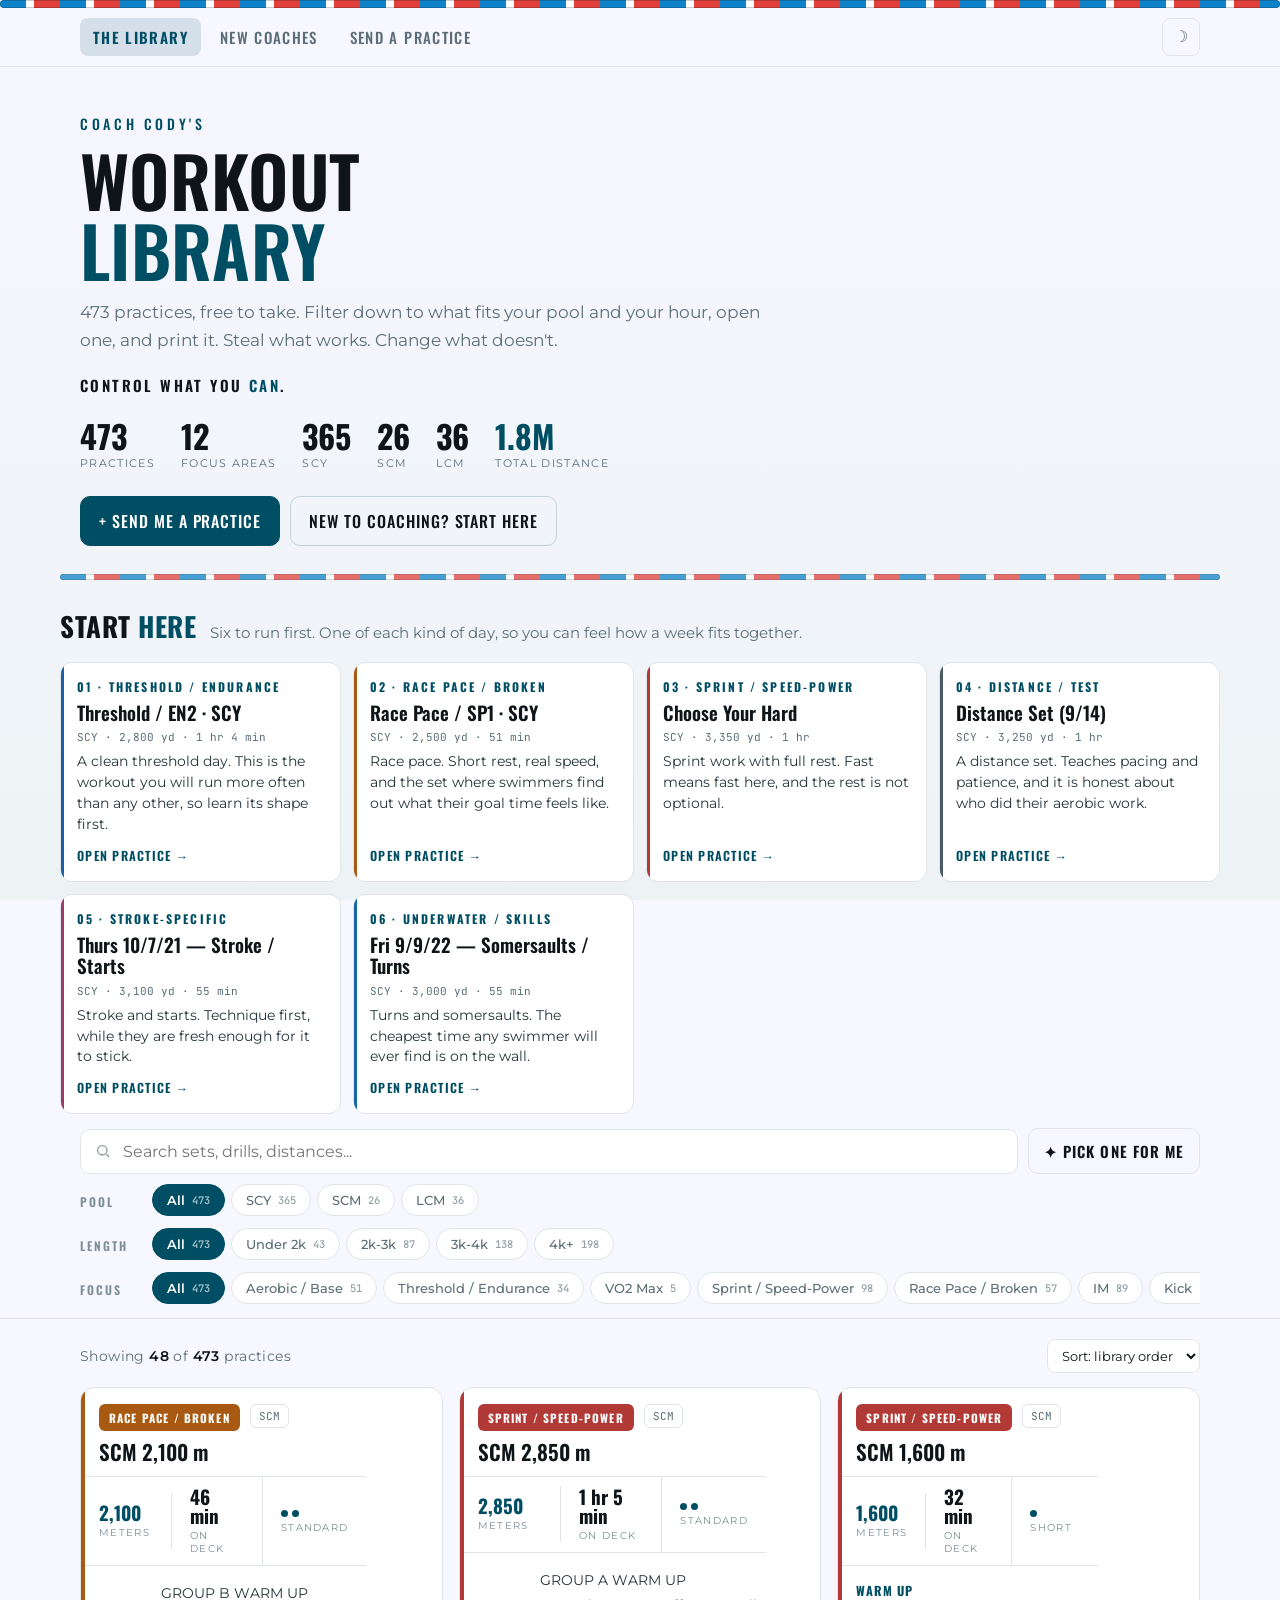
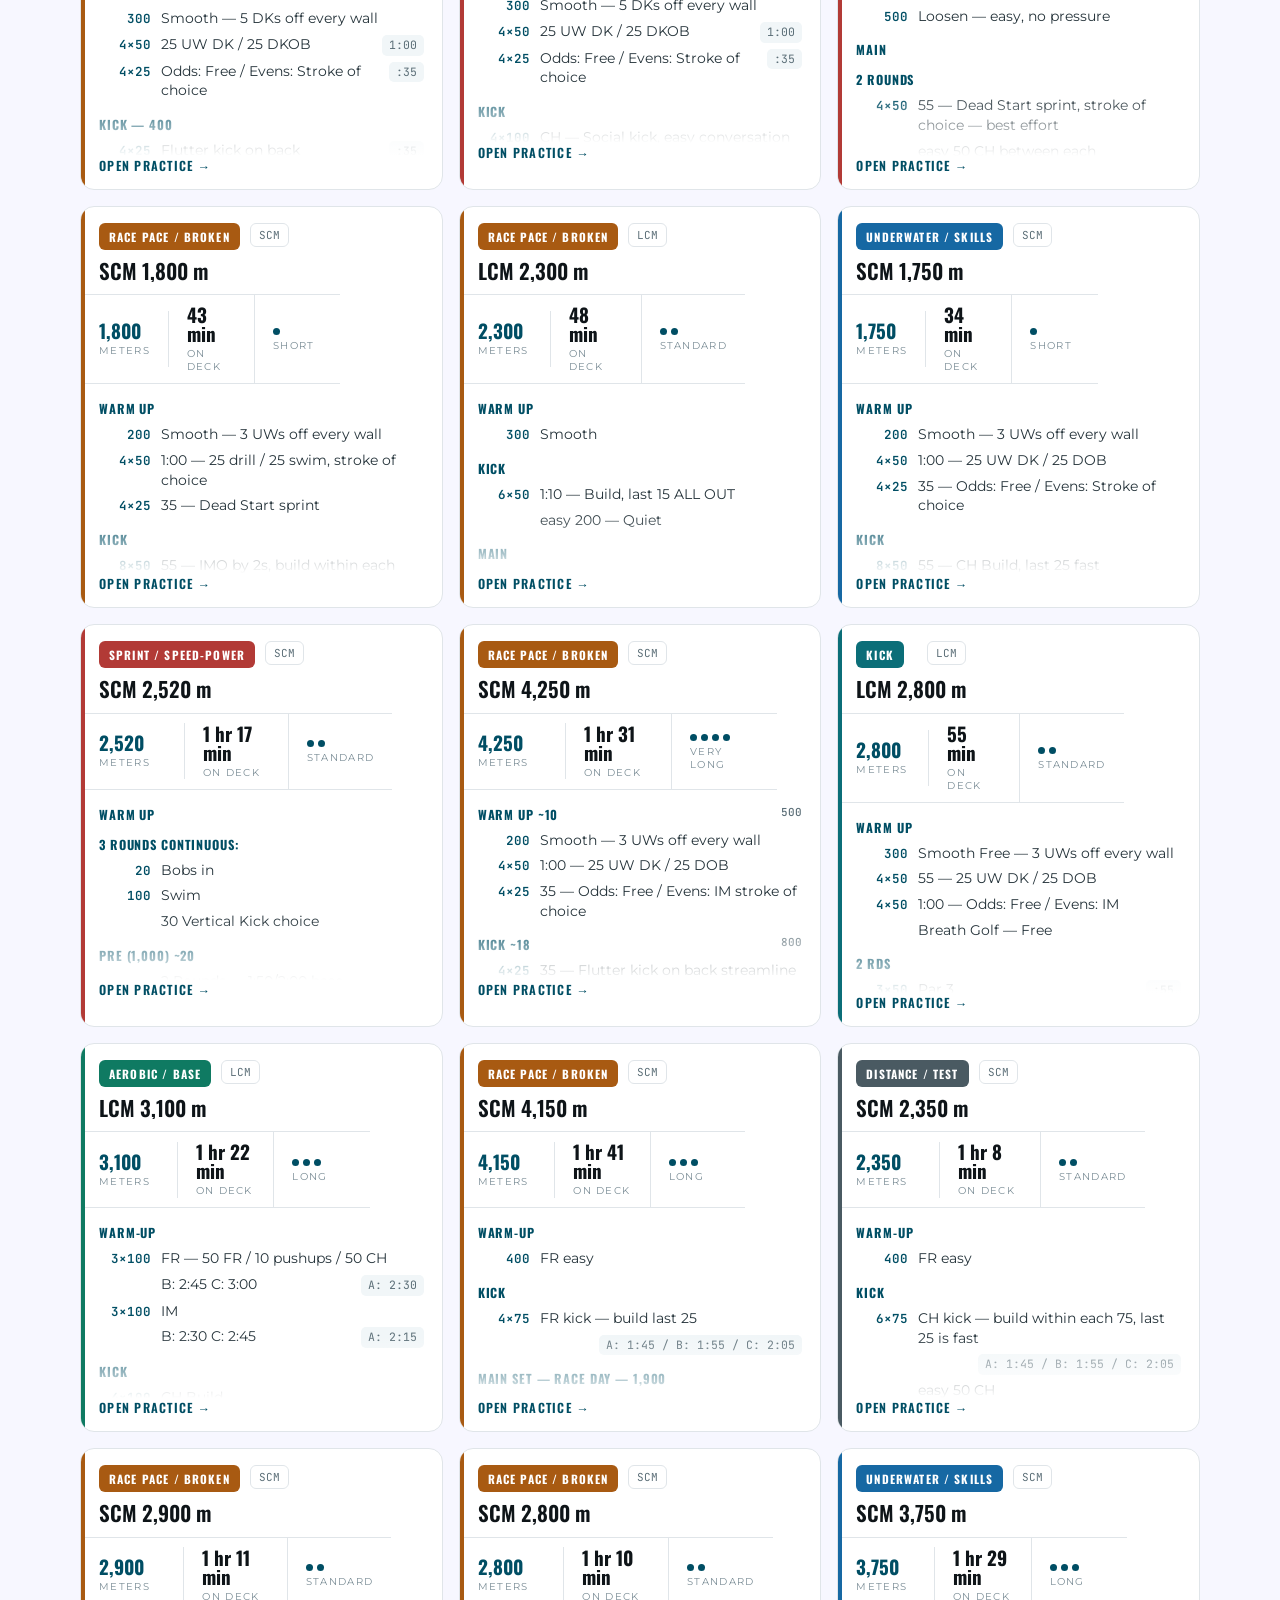
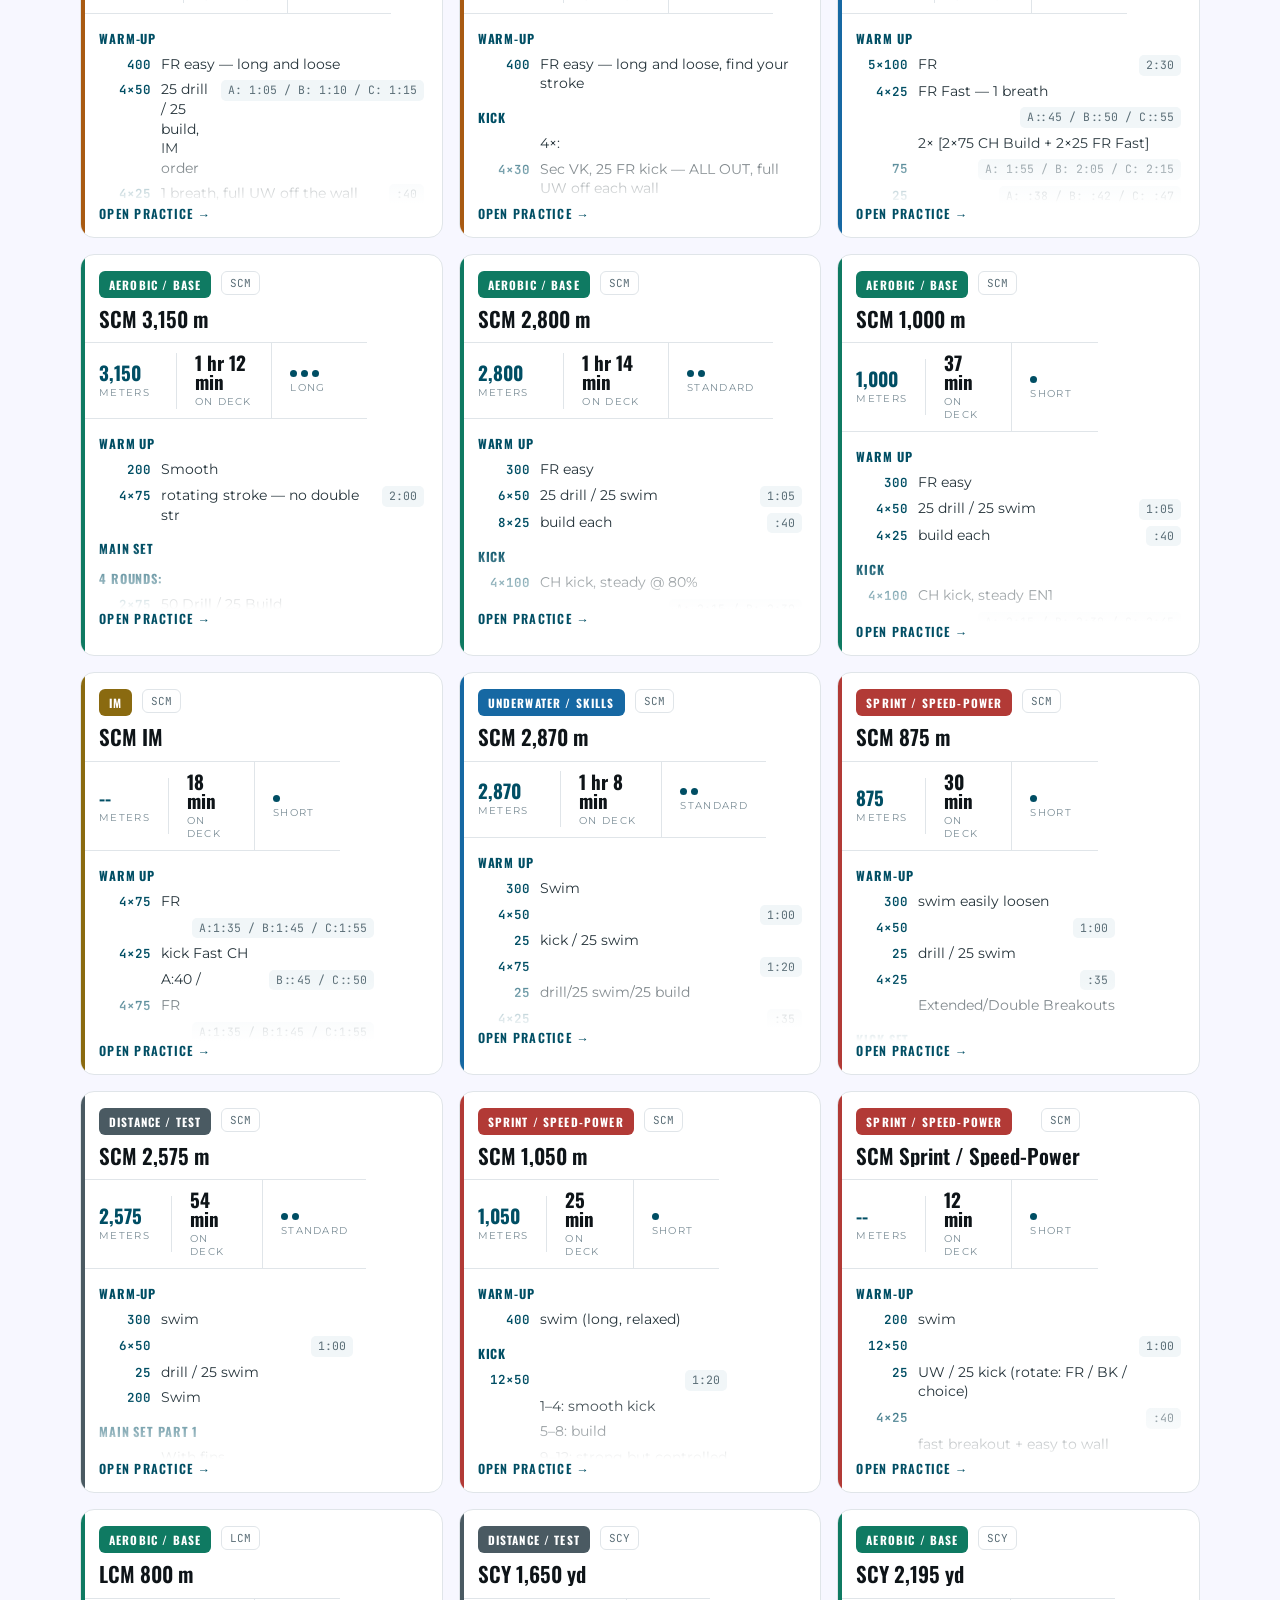
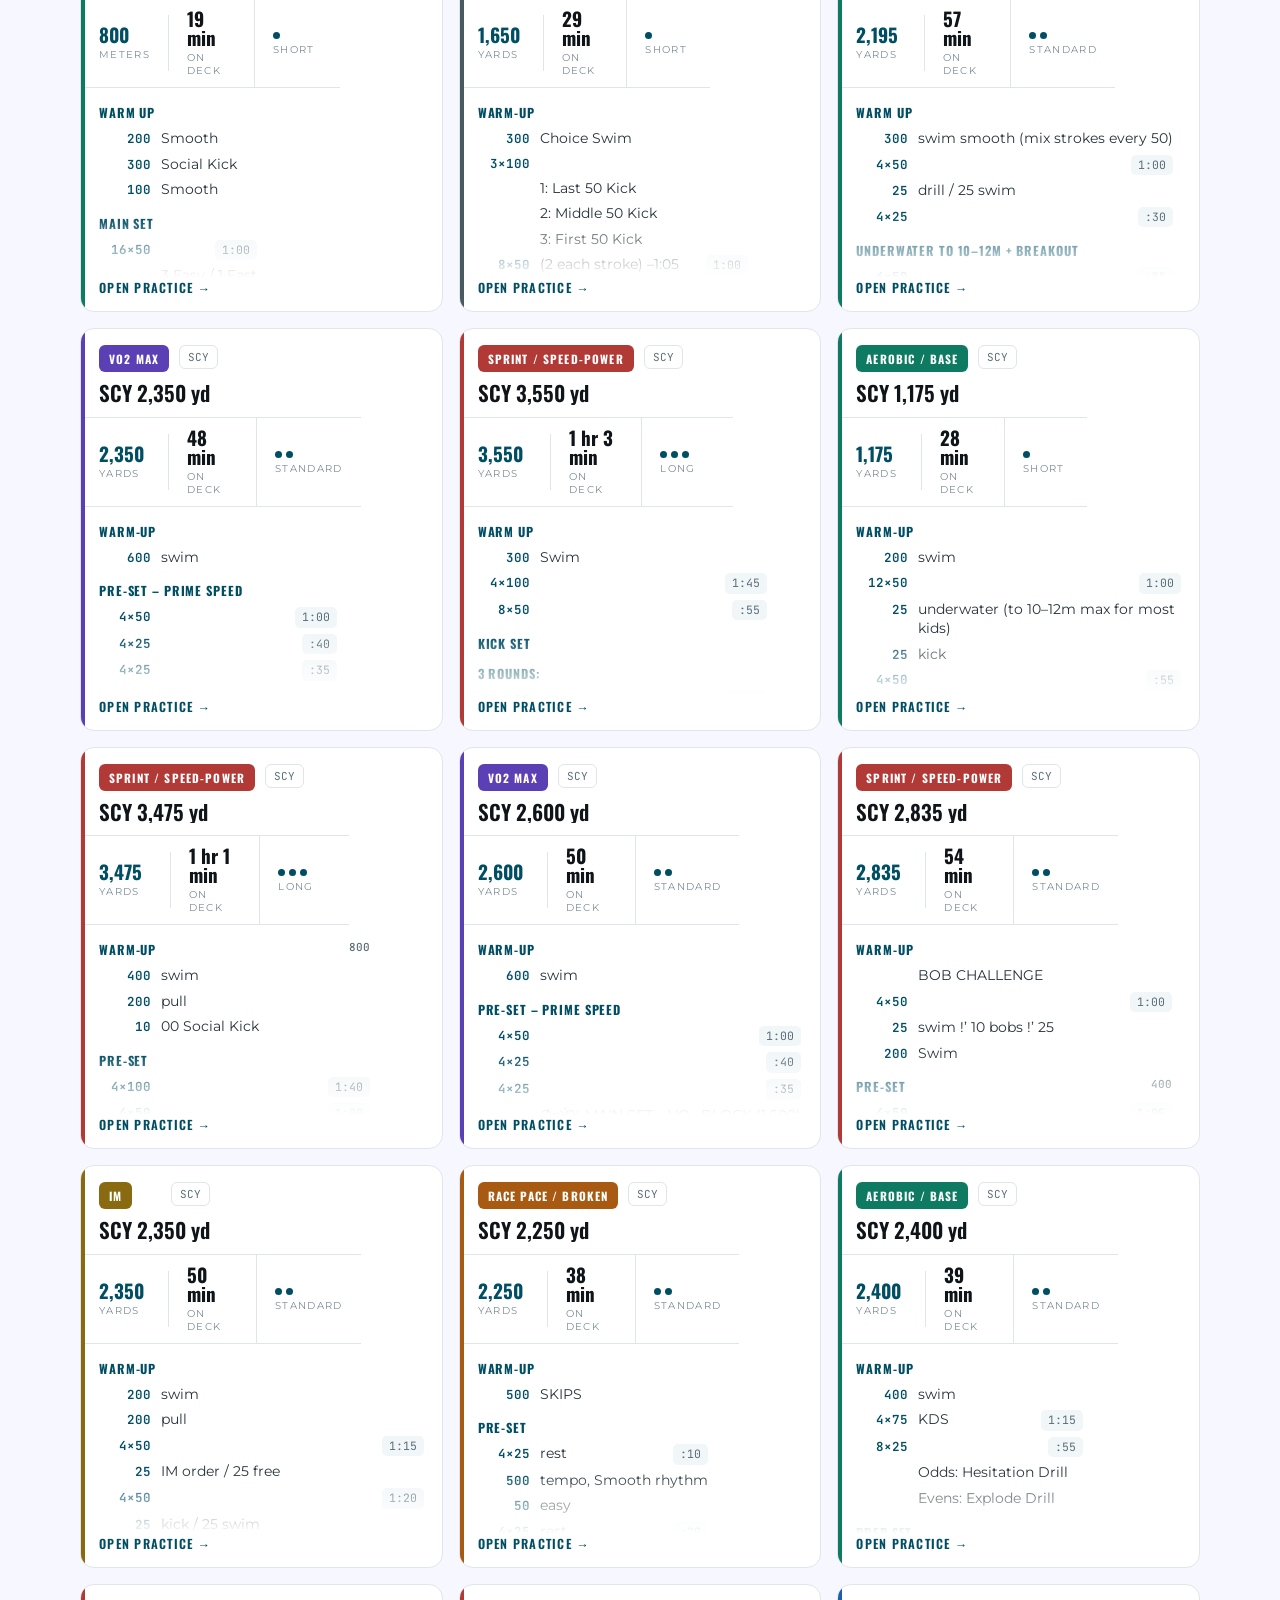
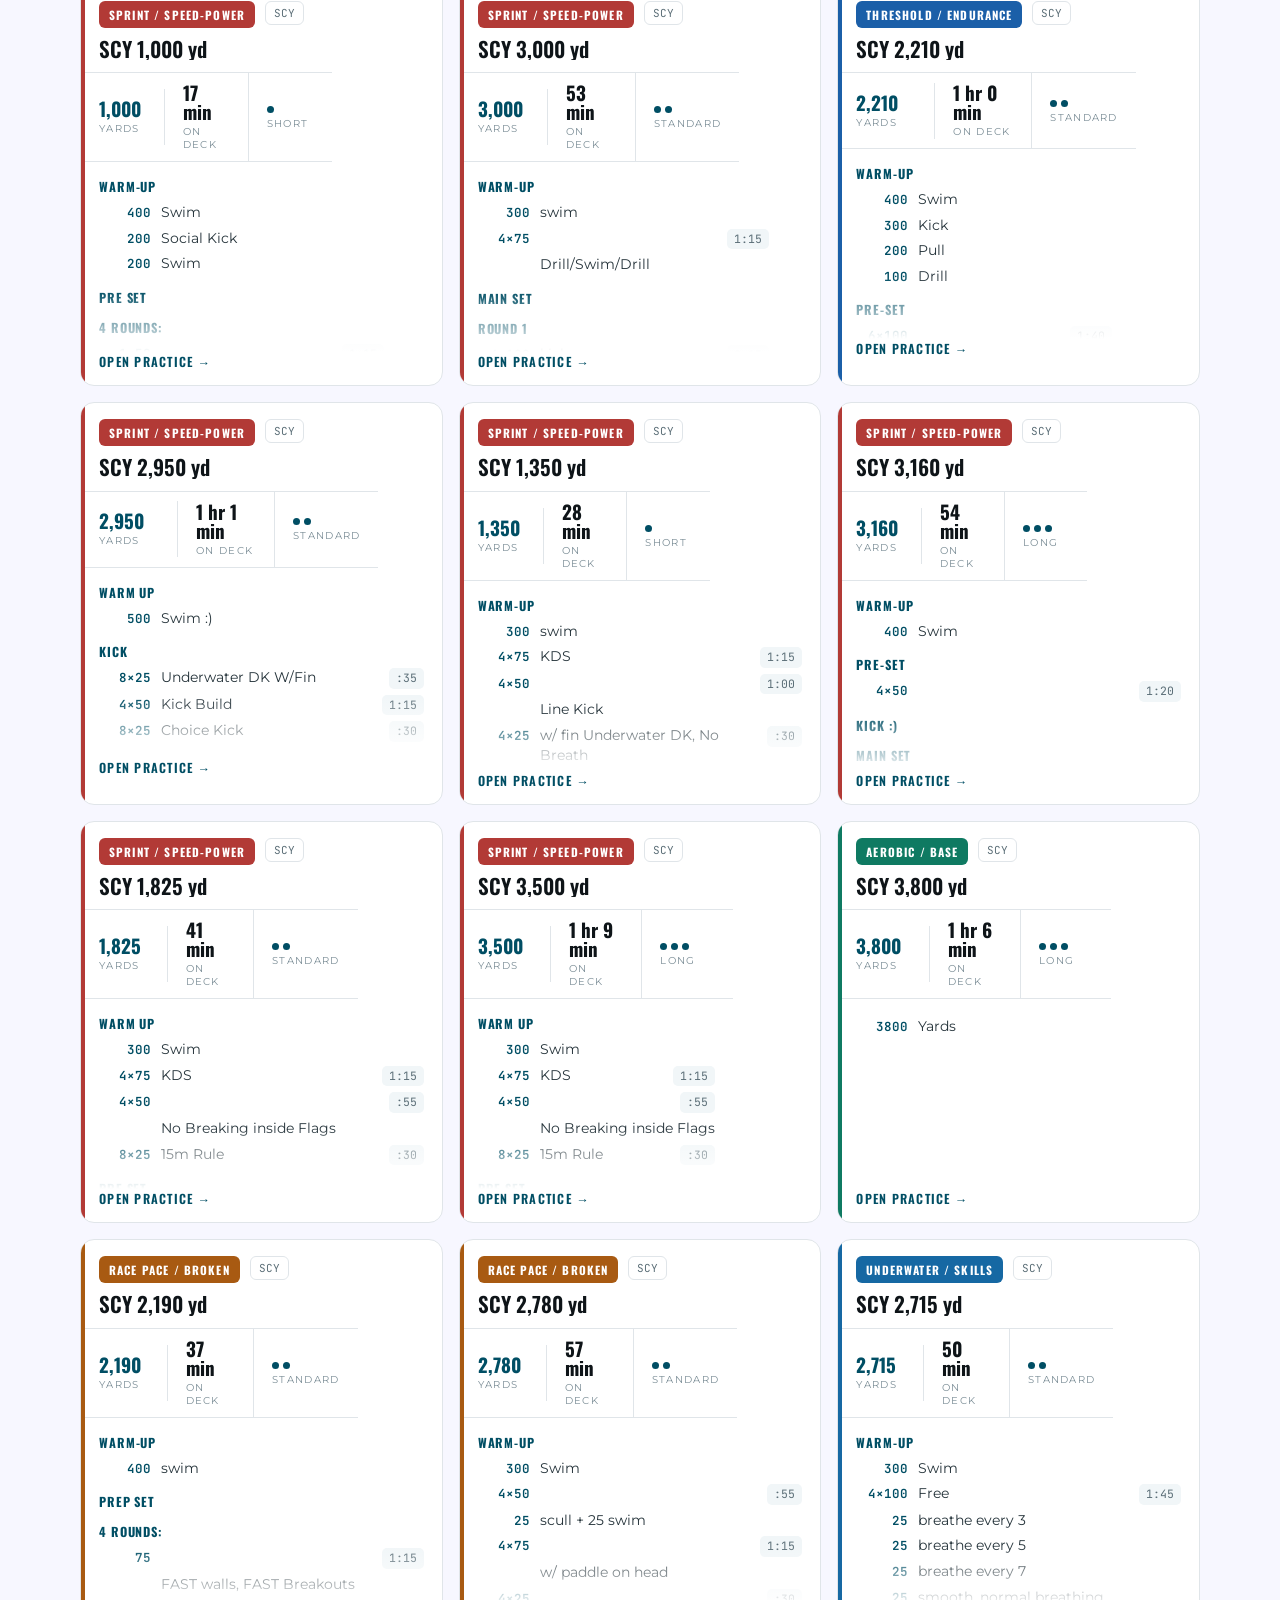
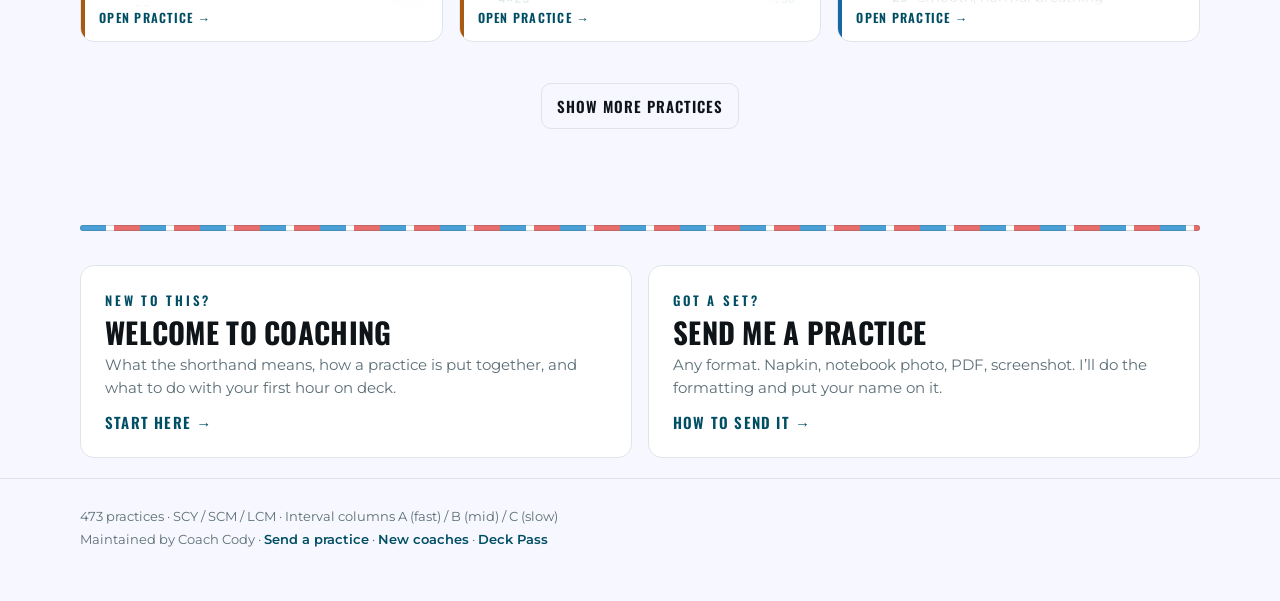
<file: index.html>
<!DOCTYPE html>
<html lang="en">
<head>
<meta charset="utf-8">
<meta name="viewport" content="width=device-width, initial-scale=1">
<title>Coach Cody's Workout Library</title>
<meta name="description" content="473 free swim practices for coaches. Filter by course, distance, or energy system. Print any practice and take it on deck.">
<meta name="color-scheme" content="dark">
<link rel="icon" href="favicon.svg" type="image/svg+xml">
<link rel="icon" href="favicon.png" sizes="180x180">
<link rel="apple-touch-icon" href="favicon.png">
<meta property="og:type" content="website">
<meta property="og:site_name" content="Coach Cody&#39;s Workout Library">
<meta property="og:title" content="Coach Cody's Workout Library">
<meta property="og:description" content="473 swim practices, free to take. Filter by pool, length and focus. Print one and take it on deck.">
<meta property="og:url" content="https://coach-cody-workout-library.onrender.com/">
<meta property="og:image" content="https://coach-cody-workout-library.onrender.com/og-image.png">
<meta property="og:image:width" content="1200">
<meta property="og:image:height" content="630">
<meta property="og:image:alt" content="Coach Cody’s Workout Library — 473 swim practices">
<meta name="twitter:card" content="summary_large_image">
<meta name="twitter:title" content="Coach Cody's Workout Library">
<meta name="twitter:description" content="473 swim practices, free to take. Filter by pool, length and focus. Print one and take it on deck.">
<meta name="twitter:image" content="https://coach-cody-workout-library.onrender.com/og-image.png">
<link rel="preconnect" href="https://fonts.googleapis.com">
<link rel="preconnect" href="https://fonts.gstatic.com" crossorigin>
<link href="https://fonts.googleapis.com/css2?family=Oswald:wght@400;500;600&family=Montserrat:wght@400;500;600;700&family=JetBrains+Mono:wght@500;600&display=swap" rel="stylesheet">
<link rel="stylesheet" href="style.css">
<script>
/* set the theme before first paint so there is no flash */
(function(){try{var t=localStorage.getItem('cc-theme');
if(t==='light'||t==='dark')document.documentElement.setAttribute('data-theme',t);}catch(e){}})();
</script>
<style>
header.hero{padding:46px 0 24px}
.tag{font-size:17px;color:var(--mute);margin:14px 0 0;max-width:62ch;line-height:1.65}
.creed{font-family:Oswald;font-weight:600;letter-spacing:.16em;text-transform:uppercase;
  font-size:15px;color:var(--text);margin:20px 0 0;min-height:20px}
.creed span{color:var(--primary)}
.stats{display:flex;gap:26px;flex-wrap:wrap;margin-top:24px}
.stat .n{font-family:Oswald;font-weight:700;font-size:32px;line-height:1}
.stat .l{font-size:11px;letter-spacing:.12em;text-transform:uppercase;color:var(--mute);margin-top:4px}
.stat.total .n{color:var(--primary)}

/* ---------- controls ---------- */
.controls{position:sticky;top:0;z-index:30;background:var(--bg-glass);
  backdrop-filter:blur(12px);border-bottom:1px solid var(--line);padding:12px 0}
.searchrow{display:flex;gap:10px;align-items:center;flex-wrap:wrap}
.search{flex:1;min-width:200px;display:flex;align-items:center;gap:10px;
  background:var(--surface);border:1px solid var(--line);border-radius:10px;padding:11px 14px}
.search input{flex:1;background:none;border:0;color:var(--text);font-size:16px;outline:none;font-family:Montserrat}
.search svg{flex:none;opacity:.7}
.btn{background:transparent;color:var(--text);border:1px solid var(--line);border-radius:10px;
  padding:11px 15px;font-family:Oswald;font-weight:600;font-size:15px;
  letter-spacing:.07em;text-transform:uppercase;cursor:pointer;transition:.15s;white-space:nowrap}
.btn:hover{border-color:var(--primary);color:var(--primary)}
.btn.gold{background:var(--primary);color:var(--on-primary);border-color:var(--primary)}
.btn.gold:hover{filter:brightness(1.08);color:var(--on-primary)}

/* filter rows */
.frow{display:flex;gap:10px;align-items:center;margin-top:10px;flex-wrap:nowrap}
.flab{font-family:Oswald;font-size:12px;letter-spacing:.16em;text-transform:uppercase;
  color:var(--mute2);font-weight:600;flex:none;width:62px}
.seg{display:flex;gap:6px;overflow-x:auto;scrollbar-width:none;padding-bottom:2px;flex:1}
.seg::-webkit-scrollbar{display:none}
.seg button{background:var(--surface);color:var(--mute);border:1px solid var(--line);
  border-radius:999px;padding:7px 14px;font-size:13px;font-weight:500;cursor:pointer;
  white-space:nowrap;transition:.14s;font-family:Montserrat;display:flex;gap:7px;align-items:center}
.seg button:hover{border-color:var(--primary);color:var(--text)}
.seg button.on{background:var(--primary);color:var(--on-primary);border-color:var(--primary);font-weight:600}
.seg button .c{font-family:'JetBrains Mono';font-size:10.5px;opacity:.65}

.resultbar{display:flex;align-items:center;gap:14px;flex-wrap:wrap;margin:20px 0 14px}
.count{color:var(--mute);font-size:13.5px;letter-spacing:.03em;margin:0}
.count b{color:var(--text);font-weight:600}
.clear{background:none;border:0;color:var(--primary);font-size:13px;cursor:pointer;
  text-decoration:underline;padding:0;font-family:Montserrat}
.sortsel{background:var(--surface);border:1px solid var(--line);border-radius:8px;color:var(--text);
  font-family:Montserrat;font-size:13px;padding:7px 10px;outline:none;cursor:pointer;margin-left:auto}

/* ---------- cards ---------- */
.grid{display:grid;grid-template-columns:repeat(auto-fill,minmax(340px,1fr));gap:16px;padding-bottom:30px}
.card{background:var(--surface);
  border:1px solid var(--line);border-radius:14px;padding:0;position:relative;overflow:hidden;
  cursor:pointer;transition:transform .16s ease,border-color .16s ease,box-shadow .16s ease;
  display:flex;flex-direction:column;text-align:left;font:inherit;color:inherit;width:100%}
.card::before{content:"";position:absolute;left:0;top:0;bottom:0;width:4px;background:var(--bar,var(--primary));z-index:2}
.card:hover,.card:focus-visible{transform:translateY(-2px);border-color:var(--line2);
  box-shadow:var(--shadow-lift);outline:none}
.card:focus-visible{border-color:var(--primary)}
.card.picked{border-color:var(--primary);box-shadow:0 0 0 1px var(--primary),0 12px 34px var(--shadow-lift)}
.chead{padding:16px 18px 0}
.ctop{display:flex;justify-content:space-between;align-items:flex-start;gap:10px;margin-bottom:9px}
.badge{font-family:Oswald;font-weight:700;font-size:11.5px;letter-spacing:.1em;
  text-transform:uppercase;padding:5px 10px;border-radius:6px;color:var(--on-primary);white-space:nowrap}
.chip{font-family:'JetBrains Mono';font-size:11px;color:var(--mute);border:1px solid var(--line);
  border-radius:6px;padding:4px 8px;white-space:nowrap}
.ctitle{font-family:Oswald;font-weight:600;font-size:21px;line-height:1.12;margin:0 0 12px;
  color:var(--text);display:-webkit-box;-webkit-line-clamp:2;-webkit-box-orient:vertical;overflow:hidden}

/* metric strip */
.mstrip{display:flex;align-items:center;gap:0;border-top:1px solid var(--line);
  border-bottom:1px solid var(--line);margin:0 0 2px}
.mcell{flex:1;padding:10px 18px;border-right:1px solid var(--line)}
.mcell:last-child{border-right:0}
.mcell .mv{font-family:Oswald;font-weight:700;font-size:19px;line-height:1;color:var(--text)}
.mcell .mv.g{color:var(--primary)}
.mcell .ml{font-size:10px;letter-spacing:.13em;text-transform:uppercase;color:var(--mute2);margin-top:4px}
.dots{display:flex;gap:4px;margin-top:2px}
.dots i{width:7px;height:7px;border-radius:50%;background:var(--line)80;display:block}
.dots i.f{background:var(--primary)}

/* set preview */
.prev{padding:13px 18px 16px;flex:1;position:relative;overflow:hidden;max-height:188px}
.prevfade{position:absolute;left:0;right:0;bottom:0;height:62px;
  background:linear-gradient(transparent,var(--surface));pointer-events:none}
.sline{display:flex;gap:10px;align-items:baseline;padding:3px 0;font-size:13.5px;line-height:1.45}
.svol{font-family:'JetBrains Mono';font-weight:600;font-size:12.5px;color:var(--primary);
  flex:none;min-width:52px;text-align:right}
.snote{color:var(--text2);flex:1;min-width:0}
.sint{font-family:'JetBrains Mono';font-size:11.5px;color:var(--mute);background:var(--surface2);
  border-radius:5px;padding:2px 7px;flex:none;white-space:nowrap}
.shead{font-family:Oswald;font-weight:700;letter-spacing:.07em;text-transform:uppercase;
  font-size:12.5px;color:var(--primary);margin:11px 0 4px;display:flex;justify-content:space-between;gap:8px}
.shead:first-child{margin-top:0}
.shead .hv{font-family:'JetBrains Mono';font-size:11px;color:var(--mute);font-weight:500;letter-spacing:0}
.copen{padding:0 18px 14px;font-family:Oswald;font-weight:600;letter-spacing:.1em;
  text-transform:uppercase;font-size:12.5px;color:var(--primary)}

/* load more */
.loadmore{text-align:center;padding:10px 0 70px}
#sentinel{height:1px}

/* empty */
.empty{color:var(--mute);text-align:center;padding:56px 20px;font-size:16px;line-height:1.7}
.empty .spell{display:block;font-family:Oswald;font-size:26px;letter-spacing:.05em;
  text-transform:uppercase;color:var(--primary);margin-bottom:8px}
.empty .sub{display:block;font-size:14px;margin-top:10px;color:var(--mute)}

/* ---------- modal / deck view ---------- */
.ovl{position:fixed;inset:0;z-index:100;background:color-mix(in srgb, var(--bg) 86%, transparent);backdrop-filter:blur(5px);
  display:none;align-items:flex-start;justify-content:center;padding:24px 16px;overflow-y:auto}
.ovl.open{display:flex}
.sheet{background:var(--surface);border:1px solid var(--line);
  border-radius:16px;max-width:760px;width:100%;position:relative;overflow:hidden;margin:auto}
.sheet::before{content:"";position:absolute;left:0;right:0;top:0;height:4px;background:var(--bar,var(--primary))}
.shd{padding:26px 28px 0}
.shd .ctop{margin-bottom:11px}
.shd h2{font-family:Oswald;font-weight:700;font-size:33px;line-height:1.07;
  margin:0 0 4px;text-transform:uppercase;letter-spacing:.01em}
.byline{color:var(--mute);font-size:13px;margin:0 0 16px}
.byline b{color:var(--primary);font-weight:600}
.sbody{padding:4px 28px 24px}
.sbody .sline{font-size:15px;padding:5px 0;gap:12px}
.sbody .svol{font-size:14px;min-width:62px}
.sbody .sint{font-size:12.5px}
.sbody .shead{font-size:14.5px;margin:20px 0 7px;padding-bottom:5px;border-bottom:1px solid var(--line)}
.sact{display:flex;gap:9px;flex-wrap:wrap;padding:0 28px 26px}
.xbtn{position:absolute;top:16px;right:16px;z-index:4;background:rgba(7,23,31,.8);border:1px solid var(--line);
  color:var(--text);width:34px;height:34px;border-radius:9px;cursor:pointer;font-size:19px;line-height:1}
.xbtn:hover{border-color:var(--primary);color:var(--primary)}
.navbtns{display:flex;gap:8px;margin-left:auto}

/* ---------- filters toggle (mobile only) ---------- */
.filtbtn{display:none;align-items:center;gap:8px}
.fbadge{background:var(--primary);color:var(--on-primary);border-radius:999px;font-family:'JetBrains Mono';
  font-size:11px;font-weight:600;padding:1px 7px;line-height:1.5}
.filtbtn.on{border-color:var(--primary);color:var(--primary)}

/* scroll affordance on the chip rows */
.segwrap{position:relative;flex:1;min-width:0}
.seg{scroll-padding-left:4px}

/* ---------- back to top ---------- */
.totop{position:fixed;right:16px;bottom:16px;z-index:40;width:46px;height:46px;border-radius:50%;
  background:var(--primary);color:var(--on-primary);border:0;font-size:21px;cursor:pointer;
  box-shadow:var(--shadow-lift)}
.totop[hidden]{display:none}

/* ---------- tablet ---------- */
@media(max-width:820px){
  .grid{grid-template-columns:repeat(auto-fill,minmax(300px,1fr))}
}

/* ---------- phone ---------- */
@media(max-width:700px){
  /* hero: get to the practices faster */
  header.hero{padding:26px 0 16px}
  h1{font-size:clamp(34px,11vw,46px)}
  .tag{font-size:15.5px;line-height:1.6;margin-top:11px}
  .tag.secondary{display:none}
  .creed{margin-top:14px;font-size:13.5px}
  .ctarow{margin-top:18px;gap:8px}
  .cta{flex:1;justify-content:center;padding:13px 12px;font-size:14.5px}

  /* stats as a tidy grid instead of a ragged wrap */
  .stats{display:grid;grid-template-columns:repeat(3,1fr);gap:14px 10px;margin-top:18px}
  .stat .n{font-size:25px}
  .stat .l{font-size:9.5px;letter-spacing:.1em}

  /* controls collapse behind a Filters button */
  .controls{padding:10px 0}
  .filtbtn{display:inline-flex}
  .frows{display:none;margin-top:4px}
  .controls.filtersopen .frows{display:block}
  .frow{flex-wrap:wrap;gap:6px;margin-top:12px}
  .flab{width:100%;margin-bottom:0;font-size:11px}
  #lucky .lbl{display:none}
  #lucky{padding:11px 14px;font-size:17px;line-height:1}

  /* bigger taps */
  .seg button{padding:9px 15px;font-size:13.5px;min-height:40px}
  .btn{min-height:42px}

  .resultbar{gap:10px;margin:16px 0 12px}
  .sortsel{margin-left:0;width:100%;padding:10px;font-size:14px}

  /* cards: one up, roomier type */
  .grid{grid-template-columns:1fr;gap:14px}
  .chead{padding:15px 16px 0}
  .ctitle{font-size:20px;margin-bottom:11px}
  .mcell{padding:10px 12px}
  .mcell .mv{font-size:18px}
  .mcell .ml{font-size:9.5px}
  .prev{padding:13px 16px 15px;max-height:184px}
  .sline{font-size:14.5px;line-height:1.5;padding:4px 0}
  .svol{font-size:13px;min-width:48px}
  .sint{font-size:12px}
  .shead{font-size:13px;margin:13px 0 5px}

  /* start here: one card at a time, swipeable */
  .sthead h2{font-size:24px}
  .sthead p{font-size:14px}
  .strail{grid-template-columns:1fr;gap:10px}

  /* the practice sheet goes full screen */
  .ovl{padding:0;align-items:stretch}
  .sheet{border-radius:0;border-left:0;border-right:0;min-height:100%;
    display:flex;flex-direction:column;margin:0}
  .shd{padding:22px 18px 0}
  .shd h2{font-size:25px}
  .byline{font-size:12.5px;margin-bottom:14px}
  .sbody{padding:4px 18px 16px;flex:1}
  .sbody .sline{font-size:15.5px;padding:6px 0;gap:10px}
  .sbody .svol{font-size:14.5px;min-width:56px}
  .sbody .shead{font-size:15px;margin:20px 0 8px}
  /* action bar pinned so Print and Copy are always reachable */
  .sact{position:sticky;bottom:0;background:var(--bg-glass);backdrop-filter:blur(10px);
    border-top:1px solid var(--line);padding:11px 18px;gap:8px;margin:0}
  .sact .btn{flex:1;min-width:0;padding:12px 8px;font-size:13.5px}
  .navbtns{margin-left:0;width:100%;display:flex;gap:8px}
  .navbtns .btn{flex:1}
  .xbtn{top:12px;right:12px;width:38px;height:38px}
  .totop{right:12px;bottom:12px}
}

@media(max-width:380px){
  .stats{grid-template-columns:repeat(2,1fr)}
  .sact .btn{font-size:12.5px;letter-spacing:.04em}
  /* three metrics across a 320px screen: tighten before anything clips */
  .mcell{padding:9px 8px}
  .mcell .mv{font-size:16px;white-space:nowrap}
  .mcell .ml{font-size:9px;letter-spacing:.07em}
  .chead{padding:14px 14px 0}
  .prev{padding:12px 14px 14px}
  .ctitle{font-size:18.5px}
  .badge{font-size:10.5px;padding:4px 8px;white-space:normal}
}

/* ---------- print: just the open practice ---------- */
@media print{
  @page{margin:.55in}
  body{background:#fff !important;color:#000 !important}
  .rope,.topnav,header.hero,.controls,.resultbar,.grid,.loadmore,.contribute,
  footer,.empty,.xbtn,.sact,.prevfade{display:none !important}
  .ovl{position:static;display:block !important;background:none;backdrop-filter:none;padding:0;overflow:visible}
  .sheet{background:#fff !important;border:0;max-width:100%;margin:0}
  .sheet::before{display:none}
  .shd,.sbody{padding:0}
  .shd h2{font-size:24pt;color:#000}
  .byline{color:#333;border-bottom:1.5pt solid #000;padding-bottom:7pt;margin-bottom:12pt}
  .byline b{color:#000}
  .badge{background:none !important;color:#000 !important;border:1pt solid #000;padding:2pt 6pt}
  .chip{color:#000;border-color:#000}
  .shead{color:#000;border-bottom:.75pt solid #999;break-after:avoid;margin-top:14pt;font-size:13pt}
  .sline{break-inside:avoid;font-size:11pt;padding:2.5pt 0}
  .svol{color:#000;font-weight:700}
  .snote{color:#000}
  .sint{color:#000;background:none;border:.75pt solid #777;padding:1pt 5pt}
  .printfoot{display:block !important;margin-top:16pt;padding-top:7pt;border-top:.75pt solid #999;
    font-size:8.5pt;color:#444}
}
.printfoot{display:none}

/* ---------- two-up nav cards ---------- */
.contribute{margin-top:16px;padding:10px 0}
.twoup{display:grid;grid-template-columns:1fr 1fr;gap:16px;padding-bottom:10px}
@media(max-width:760px){.twoup{grid-template-columns:1fr}}
.bigcard{display:flex;flex-direction:column;gap:7px;text-decoration:none;padding:24px;
  background:var(--surface);
  border:1px solid var(--line);border-radius:14px;transition:.16s}
.bigcard:hover{border-color:var(--primary);transform:translateY(-2px)}
.bigcard .bk{font-family:Oswald;font-size:13px;letter-spacing:.22em;
  text-transform:uppercase;color:var(--primary);font-weight:600}
.bigcard b{font-family:Oswald;font-size:29px;line-height:1.05;
  text-transform:uppercase;letter-spacing:.01em;color:var(--text);font-weight:700}
.bigcard .bd{color:var(--mute);font-size:14.5px;line-height:1.6}
.bigcard .bgo{font-family:Oswald;font-size:15px;letter-spacing:.08em;
  text-transform:uppercase;color:var(--primary);font-weight:600;margin-top:4px}
@media (prefers-reduced-motion: reduce){.card,.bigcard{transition:none}}

/* --- start here band --- */
.starter{padding:4px 0 2px}
.sthead{display:flex;align-items:baseline;gap:14px;flex-wrap:wrap;margin-bottom:4px}
.sthead h2{font-family:Oswald;text-transform:uppercase;font-size:27px;
  letter-spacing:.02em;margin:0;font-weight:700}
.sthead h2 span{color:var(--primary)}
.sthead p{color:var(--mute);font-size:14.5px;margin:0;line-height:1.55}
.strail{display:grid;grid-template-columns:repeat(auto-fit,minmax(232px,1fr));gap:12px;margin-top:16px}
.scard{display:flex;flex-direction:column;gap:7px;text-align:left;cursor:pointer;
  background:var(--surface);
  border:1px solid var(--line);border-radius:12px;padding:15px 16px 16px;
  transition:.16s;font:inherit;color:inherit;position:relative;overflow:hidden}
.scard::before{content:"";position:absolute;left:0;top:0;bottom:0;width:3px;background:var(--bar,var(--primary))}
.scard:hover,.scard:focus-visible{border-color:var(--primary);transform:translateY(-2px);outline:none}
.scnum{font-family:Oswald;font-weight:700;font-size:12px;letter-spacing:.18em;
  color:var(--primary);text-transform:uppercase}
.sctitle{font-family:Oswald;font-weight:600;font-size:19px;line-height:1.12;color:var(--text)}
.scmeta{font-family:'JetBrains Mono';font-size:11px;color:var(--mute)}
.scwhy{color:var(--text2);font-size:13.5px;line-height:1.55}
.scgo{font-family:Oswald;font-weight:600;font-size:12.5px;letter-spacing:.1em;
  text-transform:uppercase;color:var(--primary);margin-top:auto;padding-top:4px}
@media (prefers-reduced-motion: reduce){.scard{transition:none}}
</style>
</head>
<body>

<div class="rope"></div>
<nav class="topnav"><div class="wrap">
  <a href="index.html" class="on">The Library</a>
  <a href="coaches.html">New Coaches</a>
  <a href="submit.html">Send a Practice</a>
  <button class="themebtn" id="themebtn" aria-label="Switch theme">&#9790;</button>
</div></nav>

<header class="hero"><div class="wrap">
  <p class="eyebrow">Coach Cody&#39;s</p>
  <h1>Workout<br><span>Library</span></h1>
  <p class="tag">473 practices, free to take. Filter down to what fits your pool and your hour, open one, and print it. Steal what works. Change what doesn&#39;t.</p>
  <p class="creed" id="creed"></p>
  <div class="stats" id="stats"></div>
  <div class="ctarow">
    <a class="cta primary" href="submit.html">&#43; Send me a practice</a>
    <a class="cta ghost" href="coaches.html">New to coaching? Start here</a>
  </div>
</div></header>

<section class="starter wrap" id="starter" style="display:none">
  <div class="rope thin" style="margin-bottom:26px"></div>
  <div class="sthead">
    <h2>Start <span>here</span></h2>
    <p>Six to run first. One of each kind of day, so you can feel how a week fits together.</p>
  </div>
  <div class="strail" id="strail"></div>
</section>

<div class="controls"><div class="wrap">
  <div class="searchrow">
    <label class="search">
      <svg width="16" height="16" viewBox="0 0 24 24" fill="none" stroke="var(--mute)" stroke-width="2"><circle cx="11" cy="11" r="7"/><path d="m21 21-4-4"/></svg>
      <input id="q" type="search" placeholder="Search sets, drills, distances..." autocomplete="off">
    </label>
    <button class="btn filtbtn" id="filtbtn" aria-expanded="false" aria-controls="frows">
      Filters<span class="fbadge" id="fbadge" hidden>0</span>
    </button>
    <button class="btn" id="lucky" title="Open a random practice from what&#39;s showing">&#10022;<span class="lbl"> Pick one for me</span></button>
  </div>
  <div class="frows" id="frows">
    <div class="frow"><span class="flab">Pool</span><div class="seg" id="courses"></div></div>
    <div class="frow"><span class="flab">Length</span><div class="seg" id="dists"></div></div>
    <div class="frow"><span class="flab">Focus</span><div class="seg" id="pills"></div></div>
  </div>
</div></div>

<main class="wrap">
  <div class="resultbar">
    <p class="count" id="count"></p>
    <button class="clear" id="clear" style="display:none">Clear filters</button>
    <select class="sortsel" id="sort" aria-label="Sort practices">
      <option value="default">Sort: library order</option>
      <option value="short">Shortest first</option>
      <option value="long">Longest first</option>
      <option value="az">Title A to Z</option>
    </select>
  </div>
  <div class="grid" id="grid"></div>
  <div id="sentinel"></div>
  <div class="loadmore" id="loadwrap" style="display:none">
    <button class="btn" id="loadmore">Show more practices</button>
  </div>
  <p class="empty" id="empty" style="display:none">
    <span class="spell">I solemnly swear there is no such set.</span>
    Nothing in the library matches that. Loosen a filter or try a different word.
    <span class="sub">Mischief managed.</span>
  </p>
</main>

<section class="contribute"><div class="wrap">
  <div class="rope thin" style="margin-bottom:34px"></div>
  <div class="twoup">
    <a class="bigcard" href="coaches.html">
      <span class="bk">New to this?</span>
      <b>Welcome to coaching</b>
      <span class="bd">What the shorthand means, how a practice is put together, and what to do with your first hour on deck.</span>
      <span class="bgo">Start here &rarr;</span>
    </a>
    <a class="bigcard" href="submit.html">
      <span class="bk">Got a set?</span>
      <b>Send me a practice</b>
      <span class="bd">Any format. Napkin, notebook photo, PDF, screenshot. I&rsquo;ll do the formatting and put your name on it.</span>
      <span class="bgo">How to send it &rarr;</span>
    </a>
  </div>
</div></section>

<footer><div class="wrap">
  <span id="footcount"></span> practices &middot; SCY / SCM / LCM &middot; Interval columns A (fast) / B (mid) / C (slow)<br>
  Maintained by <span id="footcoach">a coach</span> &middot;
  <a href="submit.html">Send a practice</a> &middot;
  <a href="coaches.html">New coaches</a> &middot;
  <a href="admin.html">Deck Pass</a>
</div></footer>

<button class="totop" id="totop" aria-label="Back to top" hidden>&uarr;</button>

<!-- practice sheet -->
<div class="ovl" id="ovl" role="dialog" aria-modal="true" aria-labelledby="sheetTitle">
  <div class="sheet" id="sheet">
    <button class="xbtn" id="xbtn" aria-label="Close">&times;</button>
    <div class="shd">
      <div class="ctop">
        <span class="badge" id="sBadge"></span>
        <span class="chip" id="sCourse"></span>
      </div>
      <h2 id="sheetTitle"></h2>
      <p class="byline" id="sByline"></p>
    </div>
    <div class="sbody" id="sBody"></div>
    <div class="sact">
      <button class="btn gold" id="printBtn">Print this practice</button>
      <button class="btn" id="copyBtn">Copy as text</button>
      <button class="btn" id="linkBtn">Copy link</button>
      <span class="navbtns">
        <button class="btn" id="prevBtn" title="Previous practice">&larr;</button>
        <button class="btn" id="nextBtn" title="Next practice">&rarr;</button>
      </span>
    </div>
    <div class="printfoot" id="printFoot"></div>
  </div>
</div>

<script src="config.js"></script>
<script src="data/workouts.js"></script>
<script>
const DATA = window.WORKOUT_DATA;
const CFG  = window.WORKOUT_CONFIG || {};
// Focus-area colours live in style.css so they can differ by theme.
const BAR = {
 'Aerobic / Base':'var(--t-aerobic)','Threshold / Endurance':'var(--t-threshold)',
 'VO2 Max':'var(--t-vo2)','Sprint / Speed-Power':'var(--t-sprint)',
 'Race Pace / Broken':'var(--t-racepace)','IM':'var(--t-im)',
 'Kick':'var(--t-kick)','Pull / Recovery':'var(--t-pull)',
 'Underwater / Skills':'var(--t-under)','Distance / Test':'var(--t-distance)',
 'Stroke-Specific':'var(--t-stroke)','Themed / Holiday':'var(--t-themed)'};

const esc = s => String(s==null?'':s).replace(/[&<>"]/g,c=>({'&':'&amp;','<':'&lt;','>':'&gt;','"':'&quot;'}[c]));

/* ============ derived fields ============ */
function distNum(w){ const n=parseInt(String(w.dist||'').replace(/[^\d]/g,''),10); return isNaN(n)?0:n; }
// under 400 is a data placeholder, not a practice distance
function realDist(w){ const d=distNum(w); return d>=400 ? d : 0; }
function unit(w){ return /yard/i.test(w.dist||'') ? 'yd' : 'm'; }

// Many titles repeat the type verbatim or are stray clock times. Use a real
// title when there is one; fall back to something that actually identifies it.
function cardTitle(w){
  const t = String(w.title||'').trim();
  const junk = !t
    || t.toLowerCase() === String(w.type||'').toLowerCase()
    || /^\d{1,2}:\d{2}\s*(am|pm)\b/i.test(t)
    || t.length < 4;
  if (!junk) return t;
  const d = realDist(w);
  return (w.course ? w.course + ' ' : '') + (d ? d.toLocaleString() + ' ' + unit(w) : w.type);
}

// Duration: use the stated one, else estimate from distance at a working pace.
function durText(w){
  if (w.dur) return String(w.dur).replace(/\bhr\b/,'hr');
  const d = realDist(w);
  if (!d) return '--';
  const mins = Math.round(d / 55 / 5) * 5;       // ~55 units per minute including rest
  if (mins >= 60){ const h=Math.floor(mins/60), m=mins%60; return h+' hr'+(m?' '+m+' min':''); }
  return mins + ' min';
}
function durIsEstimate(w){ return !w.dur; }

// Volume tier, by total distance only. No hidden scoring.
const TIERS = [
  {max:1800,  dots:1, label:'Short'},
  {max:3000,  dots:2, label:'Standard'},
  {max:4200,  dots:3, label:'Long'},
  {max:1e9,   dots:4, label:'Very long'}
];
function tier(w){ const d=realDist(w)||1; return TIERS.find(t=>d<=t.max); }

/* ============ set line parsing ============ */
const TIME = "(?:[A-Z][A-Z\\/]{0,2}:?\\s*)?\\d{0,2}:\\d{2}";
const IV_RE    = new RegExp("@\\s*(" + TIME + "(?:\\s*[\\/,]\\s*" + TIME + ")*)");
const TRAIL_RE = new RegExp("[\\u2014\\u2013-]\\s*(" + TIME + "(?:\\s*\\/\\s*" + TIME + ")*)\\s*$");
const ABC_RE   = new RegExp("((?:[ABC]:\\s*\\d{0,2}:\\d{2})(?:\\s*\\/\\s*[ABC]:\\s*\\d{0,2}:\\d{2})*)");
const JUNK_RE  = /^(#\s*totals?:?|totals?:?)\s*$/i;
const META_RE  = /^\d{3,5}\s*(yards?|meters?|yds?|m)\b.*(stress|min)\b/i;

function parseSet(txt){
  let s = String(txt).trim();
  let vol='', interval='';
  if (JUNK_RE.test(s) || META_RE.test(s)) return null;
  s = s.replace(/^[▸>•]\s*/,'');

  let m = s.match(/^(\d{1,2})\s*[x×]\s*(\d{2,4})(?:['’]?s)?\b/i);
  if (m){ vol = m[1]+'×'+m[2]; s = s.slice(m[0].length); }
  else {
    m = s.match(/^(\d{2,5})(?:['’]?s)?\b(?!\s*[x×])/);
    if (m){ vol = m[1]; s = s.slice(m[0].length); }
  }
  s = s.replace(/^\s*[—–\-:]\s*/,'').trim();

  m = s.match(ABC_RE);
  if (m){ interval = m[1].trim(); s = (s.slice(0,m.index)+' '+s.slice(m.index+m[0].length)).replace(/\s+/g,' ').trim(); }
  else {
    m = s.match(IV_RE);
    if (m){ interval = m[1].trim(); s = (s.slice(0,m.index)+' '+s.slice(m.index+m[0].length)).replace(/\s+/g,' ').trim(); }
    else {
      m = s.match(TRAIL_RE);
      if (m){ interval = m[1].trim(); s = s.slice(0,m.index).trim(); }
      else {
        // only lift a bare :NN when it ends the line, so nothing gets eaten mid-sentence
        m = s.match(/\s(:\d{2})\s*$/);
        if (m){ interval = m[1]; s = s.slice(0,m.index).trim(); }
      }
    }
  }
  const note = s.replace(/^\s*[—–\-]\s*/,'').replace(/\s*[—–\-]\s*$/,'').trim();
  if (!vol && !interval && !note) return null;
  return {vol, interval, note};
}

// headers often carry their own volume: "Warm-Up (1650)"
function parseHead(txt){
  const m = String(txt).match(/^(.*?)\s*\((\d{3,5})\)\s*(.*)$/);
  if (m) return {label:(m[1]+' '+m[3]).trim(), vol:Number(m[2]).toLocaleString()};
  return {label:String(txt).trim(), vol:''};
}

function renderBlocks(blocks){
  let out='';
  blocks.forEach(b=>{
    if (b[0]==='h'){
      const h=parseHead(b[1]);
      out += `<div class="shead"><span>${esc(h.label)}</span>${h.vol?`<span class="hv">${esc(h.vol)}</span>`:''}</div>`;
    } else {
      const p=parseSet(b[1]);
      if(!p) return;
      out += `<div class="sline">`
           + `<span class="svol">${esc(p.vol)}</span>`
           + `<span class="snote">${esc(p.note)}</span>`
           + (p.interval?`<span class="sint">${esc(p.interval)}</span>`:'')
           + `</div>`;
    }
  });
  return out;
}

/* ============ stats ============ */
const courseCounts={SCY:0,SCM:0,LCM:0};
let distSum=0;
DATA.workouts.forEach(w=>{
  if(courseCounts[w.course]!=null)courseCounts[w.course]++;
  const n=distNum(w); if(n && n<12000) distSum+=n;
});
const totalDist = distSum>=1000000
  ? (distSum/1000000).toFixed(1).replace(/\.0$/,'')+'M'
  : Math.round(distSum/1000)+'K';
document.getElementById('stats').innerHTML=`
 <div class="stat"><div class="n">${DATA.workouts.length}</div><div class="l">Practices</div></div>
 <div class="stat"><div class="n">${DATA.types.length}</div><div class="l">Focus areas</div></div>
 <div class="stat"><div class="n">${courseCounts.SCY}</div><div class="l">SCY</div></div>
 <div class="stat"><div class="n">${courseCounts.SCM}</div><div class="l">SCM</div></div>
 <div class="stat"><div class="n">${courseCounts.LCM}</div><div class="l">LCM</div></div>
 <div class="stat total"><div class="n">${totalDist}</div><div class="l">Total distance</div></div>`;

/* ============ filters ============ */
let fType='All', fCourse='All', fDist='All', fQ='', fSort='default';

const DIST_BUCKETS = {
  'All':      ()=>true,
  'Under 2k': w=>realDist(w)>0 && realDist(w)<2000,
  '2k-3k':    w=>realDist(w)>=2000 && realDist(w)<3000,
  '3k-4k':    w=>realDist(w)>=3000 && realDist(w)<4000,
  '4k+':      w=>realDist(w)>=4000
};

function seg(host, keys, countFor, onPick){
  host.innerHTML='';
  keys.forEach(k=>{
    const b=document.createElement('button');
    const n=countFor?countFor(k):null;
    b.innerHTML=esc(k)+(n!=null?` <span class="c">${n}</span>`:'');
    if(k==='All')b.classList.add('on');
    b.onclick=()=>{[...host.children].forEach(x=>x.classList.remove('on'));b.classList.add('on');onPick(k);};
    host.appendChild(b);
  });
}

seg(document.getElementById('courses'), ['All','SCY','SCM','LCM'],
    k=>k==='All'?DATA.workouts.length:courseCounts[k], k=>{fCourse=k;render();});

seg(document.getElementById('dists'), Object.keys(DIST_BUCKETS),
    k=>DATA.workouts.filter(DIST_BUCKETS[k]).length, k=>{fDist=k;render();});

const typeCounts={}; DATA.workouts.forEach(w=>typeCounts[w.type]=(typeCounts[w.type]||0)+1);
seg(document.getElementById('pills'), ['All'].concat(DATA.types),
    k=>k==='All'?DATA.workouts.length:(typeCounts[k]||0), k=>{fType=k;render();});

document.getElementById('q').addEventListener('input',e=>{fQ=e.target.value.toLowerCase().trim();render();});
document.getElementById('sort').addEventListener('change',e=>{fSort=e.target.value;render();});

document.getElementById('clear').onclick=()=>{
  fType=fCourse=fDist='All'; fQ=''; fSort='default';
  document.getElementById('q').value='';
  document.getElementById('sort').value='default';
  ['courses','dists','pills'].forEach(id=>{
    const h=document.getElementById(id);
    [...h.children].forEach((x,i)=>x.classList.toggle('on',i===0));
  });
  render();
};

/* ============ render ============ */
const grid=document.getElementById('grid');
const PAGE=24;
let shown=PAGE, current=[];

function haystack(w){
  if(!w._hay) w._hay=(w.title+' '+w.type+' '+(w.tags||[]).join(' ')+' '+
    w.blocks.map(b=>b[1]).join(' ')).toLowerCase();
  return w._hay;
}

function filtered(){
  let list=DATA.workouts.filter(w=>{
    if(fType!=='All'&&w.type!==fType)return false;
    if(fCourse!=='All'&&w.course!==fCourse)return false;
    if(!DIST_BUCKETS[fDist](w))return false;
    if(fQ&&!haystack(w).includes(fQ))return false;
    return true;
  });
  // a handful of records carry a placeholder distance (0, 5, 40). They sort
  // to the end either way rather than heading the list with nonsense.
  const sortable = w => { const d=distNum(w); return d>=400 ? d : null; };
  if(fSort==='short') list=list.slice().sort((a,b)=>{
    const x=sortable(a), y=sortable(b);
    if(x===null&&y===null) return 0; if(x===null) return 1; if(y===null) return -1;
    return x-y;
  });
  else if(fSort==='long') list=list.slice().sort((a,b)=>{
    const x=sortable(a), y=sortable(b);
    if(x===null&&y===null) return 0; if(x===null) return 1; if(y===null) return -1;
    return y-x;
  });
  else if(fSort==='az') list=list.slice().sort((a,b)=>cardTitle(a).localeCompare(cardTitle(b)));
  return list;
}

function cardHTML(w){
  const bar=BAR[w.type]||'var(--primary)', t=tier(w), d=realDist(w);
  const dots=[1,2,3,4].map(i=>`<i class="${i<=t.dots?'f':''}"></i>`).join('');
  return `
   <div class="chead">
     <div class="ctop">
       <span class="badge" style="background:${bar}">${esc(w.type)}</span>
       <span class="chip">${esc(w.course||'--')}</span>
     </div>
     <div class="ctitle">${esc(cardTitle(w))}</div>
   </div>
   <div class="mstrip">
     <div class="mcell"><div class="mv g">${d?d.toLocaleString():'--'}</div><div class="ml">${unit(w)==='yd'?'Yards':'Meters'}</div></div>
     <div class="mcell"><div class="mv">${esc(durText(w))}</div><div class="ml">${durIsEstimate(w)?'Approx.':'On deck'}</div></div>
     <div class="mcell"><div class="dots">${dots}</div><div class="ml">${esc(t.label)}</div></div>
   </div>
   <div class="prev">${renderBlocks(w.blocks)}<div class="prevfade"></div></div>
   <div class="copen">Open practice &rarr;</div>`;
}

function render(reset=true){
  if(reset){ shown=PAGE; current=filtered(); }
  const total=DATA.workouts.length;
  const any = fType!=='All'||fCourse!=='All'||fDist!=='All'||fQ;
  document.getElementById('count').innerHTML=
    `Showing <b>${Math.min(shown,current.length)}</b> of <b>${current.length}</b>`+
    (current.length!==total?` (filtered from ${total})`:' practices');
  document.getElementById('clear').style.display=any?'':'none';
  if(typeof window.updateFilterBadge==='function') window.updateFilterBadge();
  document.getElementById('empty').style.display=current.length?'none':'block';

  grid.innerHTML='';
  const frag=document.createDocumentFragment();
  current.slice(0,shown).forEach(w=>{
    const el=document.createElement('button');
    el.className='card'; el.type='button';
    el.style.setProperty('--bar',BAR[w.type]||'var(--primary)');
    el.innerHTML=cardHTML(w);
    el.onclick=()=>openSheet(w.id);
    frag.appendChild(el);
  });
  grid.appendChild(frag);
  document.getElementById('loadwrap').style.display=current.length>shown?'':'none';
}

document.getElementById('loadmore').onclick=()=>{shown+=PAGE;render(false);};
try{
  new IntersectionObserver(es=>{
    if(es[0].isIntersecting && current.length>shown){ shown+=PAGE; render(false); }
  },{rootMargin:'600px'}).observe(document.getElementById('sentinel'));
}catch(e){}

/* ============ practice sheet ============ */
const ovl=document.getElementById('ovl');
let openId=null;

function byId(id){ return DATA.workouts.find(w=>w.id===id); }

function plainText(w){
  const lines=[cardTitle(w),
    [w.course,w.dist,durText(w)+(durIsEstimate(w)?' (approx)':'')].filter(Boolean).join('  |  '),''];
  w.blocks.forEach(b=>{
    if(b[0]==='h'){ lines.push('','== '+parseHead(b[1]).label.toUpperCase()+' =='); }
    else { const p=parseSet(b[1]); if(p) lines.push([p.vol,p.note,p.interval?'@ '+p.interval:''].filter(Boolean).join('  ')); }
  });
  lines.push('','From Coach Cody’s Workout Library  ·  '+location.origin+location.pathname);
  return lines.join('\n');
}

function openSheet(id){
  const w=byId(id); if(!w) return;
  openId=id;
  const bar=BAR[w.type]||'var(--primary)';
  document.getElementById('sheet').style.setProperty('--bar',bar);
  const badge=document.getElementById('sBadge');
  badge.textContent=w.type; badge.style.background=bar;
  document.getElementById('sCourse').textContent=w.course||'--';
  document.getElementById('sheetTitle').textContent=cardTitle(w);
  document.getElementById('sByline').innerHTML=
    `<b>${realDist(w)?realDist(w).toLocaleString()+' '+(unit(w)==='yd'?'yards':'meters'):'Distance not listed'}</b>`+
    ` &middot; ${esc(durText(w))}${durIsEstimate(w)?' (approx.)':''}`+
    ` &middot; ${esc(tier(w).label)} session`;
  document.getElementById('sBody').innerHTML=renderBlocks(w.blocks);
  document.getElementById('printFoot').textContent=
    'Coach Cody’s Workout Library  ·  '+location.host+location.pathname;
  ovl.classList.add('open');
  document.body.style.overflow='hidden';
  history.replaceState(null,'','#p='+id);
  try{ document.getElementById('sheet').scrollIntoView({block:'start'}); }catch(e){}
  document.getElementById('xbtn').focus();
}
function closeSheet(){
  ovl.classList.remove('open');
  document.body.style.overflow='';
  openId=null;
  history.replaceState(null,'',location.pathname);
}
function step(dir){
  const i=current.findIndex(w=>w.id===openId);
  if(i<0) return;
  const n=current[(i+dir+current.length)%current.length];
  if(n) openSheet(n.id);
}

document.getElementById('xbtn').onclick=closeSheet;
ovl.addEventListener('click',e=>{ if(e.target===ovl) closeSheet(); });
document.addEventListener('keydown',e=>{
  if(!ovl.classList.contains('open')) return;
  if(e.key==='Escape') closeSheet();
  if(e.key==='ArrowRight') step(1);
  if(e.key==='ArrowLeft') step(-1);
});
document.getElementById('prevBtn').onclick=()=>step(-1);
document.getElementById('nextBtn').onclick=()=>step(1);
document.getElementById('printBtn').onclick=()=>window.print();

function flash(btn,msg){
  const o=btn.textContent; btn.textContent=msg;
  btn.classList.add('gold');
  setTimeout(()=>{btn.textContent=o;btn.classList.remove('gold');},1500);
}
function copyText(text,btn,msg){
  const done=()=>flash(btn,msg);
  if(navigator.clipboard&&navigator.clipboard.writeText){
    navigator.clipboard.writeText(text).then(done).catch(()=>legacy(text,btn,msg));
  } else legacy(text,btn,msg);
}
function legacy(text,btn,msg){
  const ta=document.createElement('textarea');
  ta.value=text; ta.style.position='fixed'; ta.style.opacity='0';
  document.body.appendChild(ta); ta.select();
  try{ document.execCommand('copy'); flash(btn,msg); }catch(e){ flash(btn,'Copy failed'); }
  ta.remove();
}
document.getElementById('copyBtn').onclick=function(){
  const w=byId(openId); if(w) copyText(plainText(w),this,'Copied');
};
document.getElementById('linkBtn').onclick=function(){
  copyText(location.origin+location.pathname+'#p='+openId,this,'Link copied');
};

/* ============ lucky ============ */
document.getElementById('lucky').onclick=()=>{
  if(!current.length) return;
  openSheet(current[Math.floor(Math.random()*current.length)].id);
};

/* ============ start here band ============ */
(function(){
  const picks = Array.isArray(CFG.starterPicks) ? CFG.starterPicks : [];
  const host = document.getElementById('strail');
  const sec  = document.getElementById('starter');
  if (!picks.length || !host) return;

  let shownAny = false;
  picks.forEach((p, idx) => {
    const w = byId(p.id);
    if (!w) return;                       // id no longer in the library: skip it quietly
    shownAny = true;
    const bar = BAR[w.type] || 'var(--primary)';
    const d = realDist(w);
    const el = document.createElement('button');
    el.type = 'button';
    el.className = 'scard';
    el.style.setProperty('--bar', bar);
    el.innerHTML =
      `<span class="scnum">${String(idx+1).padStart(2,'0')} &middot; ${esc(w.type)}</span>`+
      `<span class="sctitle">${esc(cardTitle(w))}</span>`+
      `<span class="scmeta">${esc(w.course||'--')} &middot; ${d?d.toLocaleString()+' '+unit(w):'--'} &middot; ${esc(durText(w))}</span>`+
      `<span class="scwhy">${esc(p.why||'')}</span>`+
      `<span class="scgo">Open practice &rarr;</span>`;
    el.onclick = () => openSheet(w.id);
    host.appendChild(el);
  });
  if (shownAny) sec.style.display = '';
})();

/* ============ filters toggle + active count ============ */
(function(){
  const bar=document.querySelector('.controls');
  const btn=document.getElementById('filtbtn');
  const badge=document.getElementById('fbadge');
  if(!bar||!btn) return;
  btn.onclick=()=>{
    const open=bar.classList.toggle('filtersopen');
    btn.classList.toggle('on',open);
    btn.setAttribute('aria-expanded',open?'true':'false');
  };
  window.updateFilterBadge=function(){
    let n=0;
    if(fCourse!=='All')n++; if(fDist!=='All')n++; if(fType!=='All')n++;
    badge.textContent=n;
    badge.hidden = n===0;
    btn.classList.toggle('on', n>0 || bar.classList.contains('filtersopen'));
  };
  window.updateFilterBadge();
})();

/* ============ back to top ============ */
(function(){
  const b=document.getElementById('totop'); if(!b) return;
  b.onclick=()=>{ try{ window.scrollTo({top:0,behavior:'smooth'}); }catch(e){ window.scrollTo(0,0); } };
  const sync=()=>{ b.hidden = (window.scrollY||0) < 700; };
  window.addEventListener('scroll',sync,{passive:true});
  sync();
})();

/* ============ the creed ============ */
(function(){
  const el=document.getElementById('creed'); if(!el) return;
  const lines=['Choose your <span>hard</span>.','Be your <span>best</span> today.',
    'Lead by <span>example</span>.','Control what you <span>can</span>.',
    'Better today than <span>yesterday</span>.','Build new <span>skills</span>.',
    'Take <span>initiative</span>.'];
  let i=Math.floor(Math.random()*lines.length);
  el.innerHTML=lines[i];
  let reduce=false;
  try{ reduce=window.matchMedia('(prefers-reduced-motion: reduce)').matches; }catch(e){}
  if(reduce) return;
  el.style.transition='opacity .5s';
  setInterval(()=>{
    el.style.opacity='0';
    setTimeout(()=>{ i=(i+1)%lines.length; el.innerHTML=lines[i]; el.style.opacity='1'; },500);
  },6000);
})();

/* ============ footer + boot ============ */
document.getElementById('footcount').textContent=DATA.workouts.length;
document.getElementById('footcoach').textContent=CFG.coachName||'the coach';

render();
(function(){
  const m=location.hash.match(/^#p=(\d+)$/);
  if(m) openSheet(Number(m[1]));
})();

/* ---------- theme toggle ---------- */
(function(){
  var root=document.documentElement, btn=document.getElementById('themebtn');
  if(!btn) return;
  function current(){
    var set=root.getAttribute('data-theme');
    if(set) return set;
    try{ return window.matchMedia('(prefers-color-scheme: dark)').matches?'dark':'light'; }
    catch(e){ return 'light'; }
  }
  function paint(){
    var d=current()==='dark';
    btn.textContent = d ? '\u2600' : '\u263D';
    btn.setAttribute('aria-label', d ? 'Switch to light mode' : 'Switch to dark mode');
    btn.title = btn.getAttribute('aria-label');
  }
  btn.onclick=function(){
    var next = current()==='dark' ? 'light' : 'dark';
    root.setAttribute('data-theme',next);
    try{ localStorage.setItem('cc-theme',next); }catch(e){}
    paint();
  };
  paint();
})();
</script>
</body>
</html>
</file>
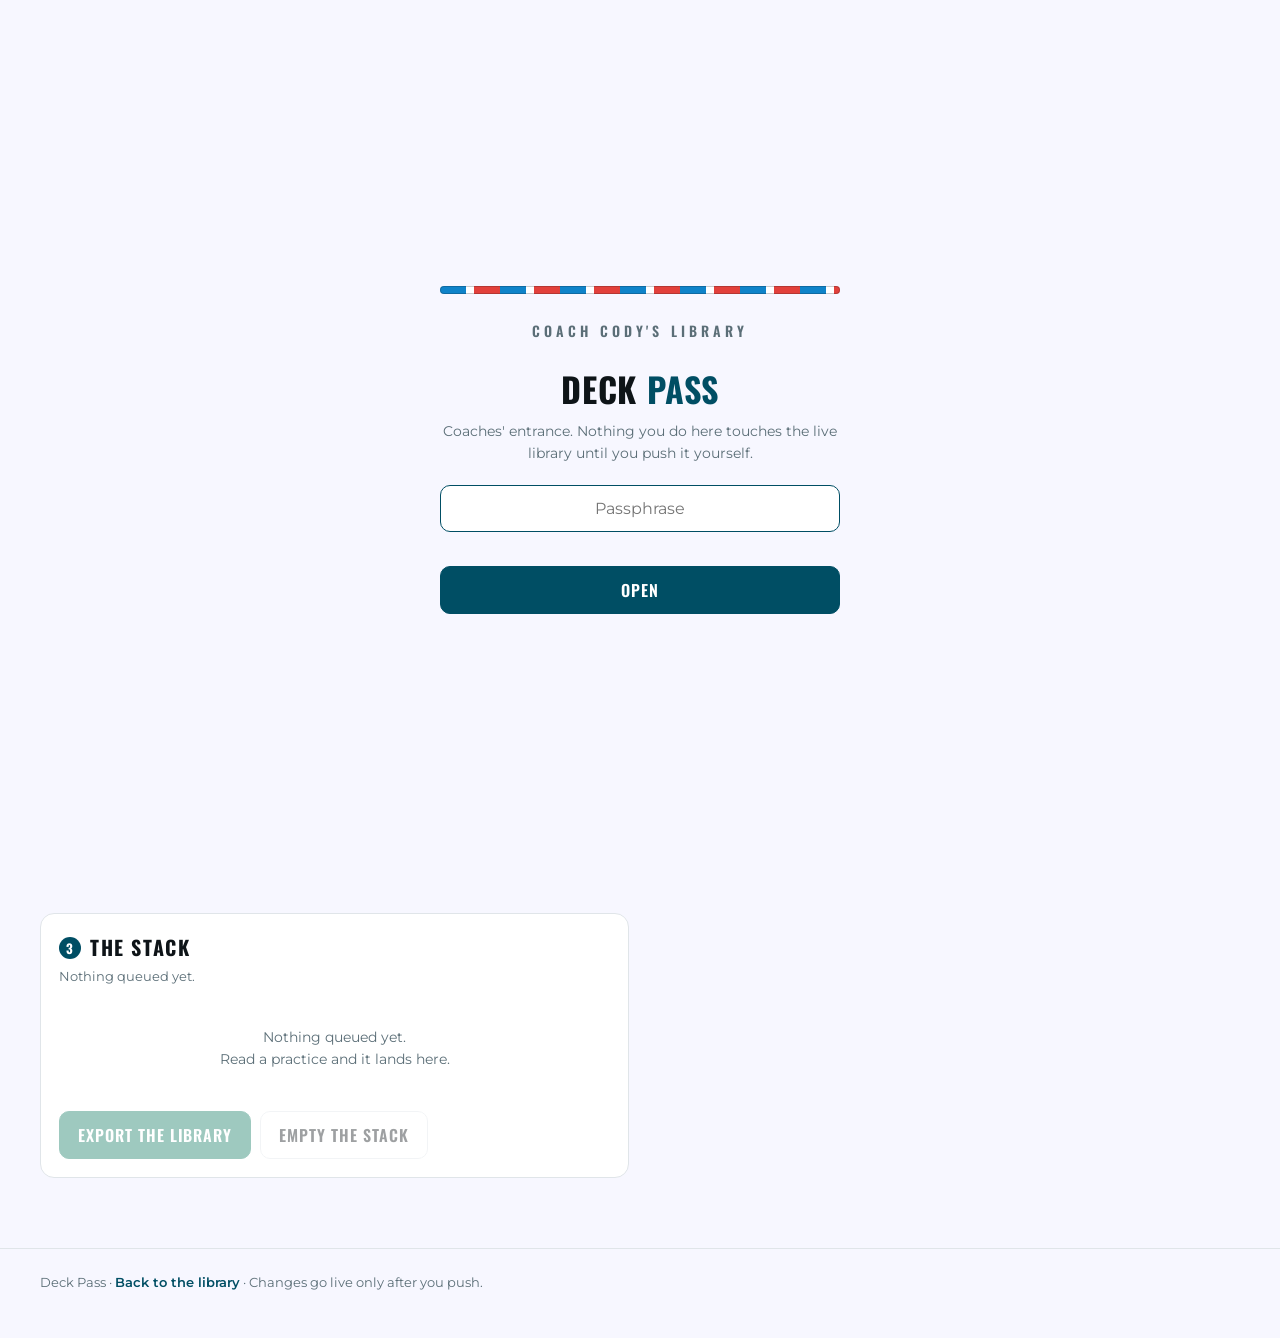
<file: admin.html>
<!DOCTYPE html>
<html lang="en">
<head>
<meta charset="utf-8">
<meta name="viewport" content="width=device-width, initial-scale=1">
<meta name="robots" content="noindex, nofollow">
<title>Deck Pass — Coach Cody's Workout Library</title>
<link rel="icon" href="favicon.svg" type="image/svg+xml">
<link rel="preconnect" href="https://fonts.googleapis.com">
<link rel="preconnect" href="https://fonts.gstatic.com" crossorigin>
<link href="https://fonts.googleapis.com/css2?family=Oswald:wght@400;500;600&family=Montserrat:wght@400;500;600;700&family=JetBrains+Mono:wght@500&display=swap" rel="stylesheet">
<link rel="stylesheet" href="style.css">
<script>
/* set the theme before first paint so there is no flash */
(function(){try{var t=localStorage.getItem('cc-theme');
if(t==='light'||t==='dark')document.documentElement.setAttribute('data-theme',t);}catch(e){}})();
</script>
<style>
*{box-sizing:border-box}
/* body colours come from style.css */
.wrap{max-width:1240px;margin:0 auto;padding:0 20px}

header.hero{padding:34px 0 20px}
.eyebrow{font-family:Oswald;letter-spacing:.28em;text-transform:uppercase;
  font-weight:600;color:var(--primary);font-size:13px;margin:0 0 8px}
h1{font-family:Oswald;font-weight:700;font-size:clamp(32px,5vw,52px);
  line-height:.95;margin:0;letter-spacing:.01em;text-transform:uppercase}
h1 span{color:var(--primary)}
.tag{font-size:15px;color:var(--mute);margin:12px 0 0;max-width:70ch;line-height:1.6}
.tag a{color:var(--primary)}

/* gate */
#gate{position:fixed;inset:0;z-index:100;display:flex;align-items:center;justify-content:center;
  background:var(--bg);padding:20px}
.gatebox{max-width:400px;width:100%;text-align:center}
.gatebox h2{font-family:Oswald;text-transform:uppercase;font-size:34px;margin:14px 0 6px;letter-spacing:.02em}
.gatebox p{color:var(--mute);font-size:14px;margin:0 0 20px;line-height:1.6}
.gatebox input{width:100%;background:var(--surface);border:1px solid var(--line);border-radius:10px;
  padding:13px 15px;color:var(--text);font-size:16px;font-family:Montserrat;outline:none;text-align:center}
.gatebox input:focus{border-color:var(--primary)}
.gateerr{color:var(--warn);font-size:13px;margin-top:10px;min-height:18px}

/* layout */
.cols{display:grid;grid-template-columns:1fr 1fr;gap:22px;padding-bottom:70px;align-items:start}
@media(max-width:900px){.cols{grid-template-columns:1fr}}
.panel{background:var(--surface);
  border:1px solid var(--line);border-radius:14px;padding:18px}
.panel h2{font-family:Oswald;text-transform:uppercase;font-size:20px;
  letter-spacing:.08em;margin:0 0 4px;font-weight:700}
.panel h2 .n{display:inline-flex;align-items:center;justify-content:center;width:22px;height:22px;
  border-radius:50%;background:var(--primary);color:var(--on-primary);font-size:13px;margin-right:9px;vertical-align:2px}
.hint{color:var(--mute);font-size:13px;margin:0 0 14px;line-height:1.55}

/* drop */
.drop{border:2px dashed var(--line);border-radius:12px;padding:22px;text-align:center;
  transition:.15s;cursor:pointer;margin-bottom:12px}
.drop:hover,.drop.over{border-color:var(--primary);background:rgba(255,197,61,.06)}
.drop b{color:var(--primary);font-family:Oswald;font-size:17px;letter-spacing:.06em;text-transform:uppercase}
.drop small{display:block;color:var(--mute);font-size:12px;margin-top:5px}
textarea{width:100%;min-height:260px;background:var(--bg);border:1px solid var(--line);
  border-radius:10px;padding:13px;color:var(--text);font-family:'JetBrains Mono',monospace;
  font-size:12.5px;line-height:1.6;outline:none;resize:vertical}
textarea:focus{border-color:var(--primary)}

/* form */
.frow{display:grid;grid-template-columns:1fr 1fr;gap:10px;margin-bottom:10px}
.f{display:flex;flex-direction:column;gap:5px}
.f.wide{grid-column:1 / -1}
label{font-size:11px;letter-spacing:.13em;text-transform:uppercase;color:var(--mute);font-weight:600}
input[type=text],select{background:var(--bg);border:1px solid var(--line);border-radius:8px;
  padding:9px 11px;color:var(--text);font-size:14px;font-family:Montserrat;outline:none;width:100%}
input[type=text]:focus,select:focus{border-color:var(--primary)}
.auto{color:var(--go);font-size:11px;letter-spacing:.06em}

.btn{font-family:Oswald;font-weight:600;font-size:16px;letter-spacing:.06em;
  text-transform:uppercase;padding:11px 18px;border-radius:10px;cursor:pointer;
  border:1px solid var(--line);background:transparent;color:var(--text);transition:.15s}
.btn:hover:not(:disabled){border-color:var(--primary);color:var(--primary)}
.btn.primary{background:var(--primary);color:var(--on-primary);border-color:var(--primary)}
.btn.primary:hover:not(:disabled){filter:brightness(1.08);color:var(--on-primary)}
.btn.go{background:var(--go);color:var(--on-primary);border-color:var(--go)}
.btn.go:hover:not(:disabled){filter:brightness(1.08);color:var(--on-primary)}
.btn:disabled{opacity:.4;cursor:not-allowed}
.btnrow{display:flex;gap:9px;flex-wrap:wrap;margin-top:14px}

/* preview card */
.card{background:var(--surface);
  border:1px solid var(--line);border-radius:14px;padding:16px;position:relative;overflow:hidden;margin-top:12px}
.card::before{content:"";position:absolute;left:0;top:0;bottom:0;width:4px;background:var(--bar,var(--primary))}
.ctop{display:flex;justify-content:space-between;gap:10px;margin-bottom:8px}
.badge{font-family:Oswald;font-weight:600;font-size:12px;letter-spacing:.08em;
  text-transform:uppercase;padding:4px 10px;border-radius:999px;color:var(--on-primary)}
.chip{font-family:'JetBrains Mono';font-size:11px;color:var(--mute);border:1px solid var(--line);
  border-radius:999px;padding:3px 9px;height:fit-content}
.ctitle{font-family:Oswald;font-size:21px;font-weight:700;margin:0 0 6px;line-height:1.15}
.meta{display:flex;gap:14px;color:var(--mute);font-size:12px;margin-bottom:10px;flex-wrap:wrap}
.meta b{color:var(--text)}
.sets{font-size:13.5px;line-height:1.6;max-height:280px;overflow:auto}
.sets .h{font-family:Oswald;font-weight:700;letter-spacing:.07em;text-transform:uppercase;
  color:var(--primary);margin:11px 0 3px;font-size:14px}
.sets .h:first-child{margin-top:0}
.sets .l{color:var(--text2);padding-left:2px}

/* queue */
.q{display:flex;align-items:center;gap:11px;padding:10px 12px;border:1px solid var(--line);
  border-radius:10px;margin-bottom:8px;background:var(--bg)}
.qbar{width:4px;align-self:stretch;border-radius:2px;flex:none}
.qmain{flex:1;min-width:0}
.qtitle{font-weight:600;font-size:14px;white-space:nowrap;overflow:hidden;text-overflow:ellipsis}
.qmeta{color:var(--mute);font-size:12px;font-family:'JetBrains Mono';margin-top:2px}
.qdel{background:none;border:0;color:var(--mute);cursor:pointer;font-size:19px;line-height:1;padding:4px 6px}
.qdel:hover{color:var(--warn)}
.qempty{color:var(--mute);font-size:14px;text-align:center;padding:26px 10px;line-height:1.6}

.note{background:rgba(54,201,168,.09);border:1px solid rgba(54,201,168,.35);border-radius:10px;
  padding:12px 14px;font-size:13px;line-height:1.6;color:var(--text2);margin-top:14px}
.note b{color:var(--go)}
.warn{background:rgba(255,107,107,.09);border-color:rgba(255,107,107,.35);color:var(--text2)}
.warn b{color:var(--warn)}
.steps{margin:10px 0 0;padding-left:19px;color:var(--mute);font-size:13px;line-height:1.75}
.steps code{background:var(--bg);border:1px solid var(--line);border-radius:5px;padding:1px 6px;
  font-family:'JetBrains Mono';font-size:11.5px;color:var(--primary)}
footer{border-top:1px solid var(--line);padding:22px 0 44px;color:var(--mute);font-size:13px}
footer a{color:var(--primary);text-decoration:none}
@media (prefers-reduced-motion: reduce){*{transition:none!important}}
</style>
</head>
<body>

<div id="gate">
  <div class="gatebox">
    <div class="rope" style="margin-bottom:26px"></div>
    <p class="eyebrow">Coach Cody's Library</p>
    <h2>Deck <span style="color:var(--primary)">Pass</span></h2>
    <p>Coaches' entrance. Nothing you do here touches the live library until you push it yourself.</p>
    <input id="gateInput" type="password" placeholder="Passphrase" autocomplete="off">
    <div class="gateerr" id="gateErr"></div>
    <div style="margin-top:6px"><button class="btn primary" id="gateBtn" style="width:100%">Open</button></div>
  </div>
</div>

<div class="rope"></div>
<nav class="topnav"><div class="wrap">
  <a href="index.html">The Library</a>
  <a href="admin.html" class="on">Deck Pass</a>
  <button class="themebtn" id="themebtn" aria-label="Switch theme">&#9790;</button>
</div></nav>
<header class="hero"><div class="wrap">
  <p class="eyebrow">Coach Cody's Library</p>
  <h1>Deck <span>Pass</span></h1>
  <p class="tag">Paste a practice or drop a file. This reads it, guesses the type, course and distance, and turns it into a library entry. Fix anything it got wrong, add it to the stack, then export when you're done.</p>
  <p class="tag" style="font-size:13.5px"><b style="color:var(--primary)">Nothing here writes to the live site.</b> Export downloads two files to your computer. The library only changes when you commit and push them.</p>
</div></header>

<main class="wrap">
<div class="cols">

  <div>
    <div class="panel">
      <h2><span class="n">1</span>Drop it in</h2>
      <p class="hint">Text files, markdown, or straight paste. For a PDF or a photo of a notebook page, copy the text out and paste it here.</p>
      <div class="drop" id="drop">
        <b>Drop a file</b>
        <small>.txt · .md · .json — or click to browse</small>
      </div>
      <input type="file" id="file" accept=".txt,.md,.json,.csv" multiple hidden>
      <textarea id="raw" spellcheck="false" placeholder="WARM UP&#10;400 Smooth — 3 UWs off every wall&#10;4x50 @ 1:00 — 25 drill / 25 swim&#10;&#10;KICK&#10;8x50 @ :55 — build within each&#10;&#10;MAIN&#10;8x100 @ 2:00 — Descend 1-4, hold 5-8&#10;A: 1:45 / B: 1:55 / C: 2:05&#10;&#10;COOL DOWN&#10;200 easy"></textarea>
      <div class="btnrow">
        <button class="btn primary" id="parseBtn">Read it</button>
        <button class="btn" id="clearBtn">Clear</button>
      </div>
    </div>

    <div class="panel" style="margin-top:18px">
      <h2><span class="n">3</span>The stack</h2>
      <p class="hint" id="stackHint">Nothing queued yet.</p>
      <div id="queue"></div>
      <div class="btnrow">
        <button class="btn go" id="exportBtn" disabled>Export the library</button>
        <button class="btn" id="wipeBtn" disabled>Empty the stack</button>
      </div>
      <div class="note" id="exportNote" style="display:none">
        <b>Two files downloaded.</b> Drop both into your repo folder, replacing what's there, then:
        <ol class="steps">
          <li><code>workouts.json</code> and <code>workouts.js</code> both go in <code>data/</code></li>
          <li><code>git add .</code></li>
          <li><code>git commit -m "Add practices"</code></li>
          <li><code>git push</code></li>
        </ol>
        Render redeploys on its own in about a minute.
      </div>
    </div>
  </div>

  <div>
    <div class="panel">
      <h2><span class="n">2</span>Check the read</h2>
      <p class="hint">Green labels are guesses. Look them over — the parser is good, not psychic.</p>
      <div class="frow">
        <div class="f wide">
          <label>Title</label>
          <input type="text" id="fTitle" placeholder="Thursday LCM — Race Pace">
        </div>
        <div class="f">
          <label>Type <span class="auto" id="aType"></span></label>
          <select id="fType"></select>
        </div>
        <div class="f">
          <label>Course <span class="auto" id="aCourse"></span></label>
          <select id="fCourse">
            <option value="SCY">SCY — 25 yards</option>
            <option value="SCM">SCM — 25 meters</option>
            <option value="LCM">LCM — 50 meters</option>
          </select>
        </div>
        <div class="f">
          <label>Distance <span class="auto" id="aDist"></span></label>
          <input type="text" id="fDist" placeholder="2900">
        </div>
        <div class="f">
          <label>Time on deck</label>
          <input type="text" id="fDur" placeholder="60 min">
        </div>
        <div class="f">
          <label>Credit to</label>
          <input type="text" id="fSource" placeholder="Coach Smith, Riverside">
        </div>
        <div class="f">
          <label>Base interval</label>
          <input type="text" id="fInterval" placeholder="2:00 per 100">
        </div>
      </div>
      <div class="btnrow">
        <button class="btn go" id="addBtn" disabled>Add to the stack</button>
      </div>
      <div id="preview"></div>
    </div>
  </div>

</div>
</main>

<footer><div class="wrap">
  Deck Pass · <a href="index.html">Back to the library</a> · Changes go live only after you push.
</div></footer>

<script src="config.js"></script>
<script src="data/workouts.js"></script>
<script>
/* ---------- gate ---------- */
(function(){
  const C = window.WORKOUT_CONFIG || {};
  const pass = C.adminPassphrase || '';
  const gate = document.getElementById('gate');
  const key = 'deckpass-ok';

  if (!pass || sessionStorage.getItem(key) === '1') { gate.remove(); return; }

  function tryOpen(){
    const v = document.getElementById('gateInput').value;
    if (v === pass) { sessionStorage.setItem(key,'1'); gate.remove(); }
    else { document.getElementById('gateErr').textContent = 'Not it. Try again.';
           document.getElementById('gateInput').value=''; }
  }
  document.getElementById('gateBtn').onclick = tryOpen;
  document.getElementById('gateInput').addEventListener('keydown', e=>{ if(e.key==='Enter') tryOpen(); });
  document.getElementById('gateInput').focus();
})();

/* ---------- shared ---------- */
const TYPES = (window.WORKOUT_DATA && window.WORKOUT_DATA.types) || [];
const BAR = {
 'Aerobic / Base':'var(--t-aerobic)','Threshold / Endurance':'var(--t-threshold)','VO2 Max':'var(--t-vo2)',
 'Sprint / Speed-Power':'var(--t-sprint)','Race Pace / Broken':'var(--t-racepace)','IM':'var(--t-im)',
 'Kick':'var(--t-kick)','Pull / Recovery':'var(--t-pull)','Underwater / Skills':'var(--t-under)',
 'Distance / Test':'var(--t-distance)','Stroke-Specific':'var(--t-stroke)','Themed / Holiday':'var(--t-themed)'};
const esc = s => String(s).replace(/[&<>"]/g, c => ({'&':'&amp;','<':'&lt;','>':'&gt;','"':'&quot;'}[c]));

const sel = document.getElementById('fType');
TYPES.forEach(t => { const o=document.createElement('option'); o.value=t; o.textContent=t; sel.appendChild(o); });

/* ---------- parsing ---------- */
const HEADWORDS = /^(warm[\s-]?up|warm[\s-]?down|w\/u|w\/d|cool[\s-]?down|kick|pull|main|pre|prep|pre[\s-]?set|main set|swim|drill|skill|sprint|finisher|finish|blocks|starts|turns|transitions|dive|set|round|rounds|\d+\s*(rds?|rounds?)|part\s*\d|block\s*\d|option\s*\d)\b/i;

function isHeader(line){
  const t = line.trim();
  if (!t) return false;
  if (t.length > 60) return false;
  // "3 Rounds:" / "MAIN SET" / "Kick (800)"
  if (/^\d+\s*(x|×)\s*\d/i.test(t)) return false;       // 4x50 is a set, not a header
  if (/^\d+\s+\w/.test(t) && !/rounds?|rds?/i.test(t)) return false; // "400 swim"
  if (HEADWORDS.test(t)) return true;
  if (t === t.toUpperCase() && /[A-Z]{3}/.test(t) && !/[@:]/.test(t)) return true;
  if (/:$/.test(t) && t.length < 40 && !/@/.test(t)) return true;
  return false;
}

function toBlocks(text){
  return text.split(/\r?\n/)
    .map(l => l.replace(/\s+$/,''))
    .filter(l => l.trim().length)
    .map(l => [isHeader(l) ? 'h' : 'l', l.trim()]);
}

function guessCourse(text){
  const t = text.toLowerCase();
  if (/\blcm\b|50\s*met|long\s*course/.test(t)) return 'LCM';
  if (/\bscm\b|25\s*met/.test(t)) return 'SCM';
  if (/\bscy\b|25\s*yard|yds?\b/.test(t)) return 'SCY';
  if (/\bmeters?\b/.test(t)) return 'SCM';
  return 'SCY';
}

function guessType(text){
  const t = text.toLowerCase();
  const score = {};
  const add=(k,n)=>score[k]=(score[k]||0)+n;
  if (/race pace|broken|goal pace|200 pace|100 pace|from the blocks|from a dive/.test(t)) add('Race Pace / Broken',3);
  if (/all out|sprint|max effort|speed|fast 25|blast/.test(t)) add('Sprint / Speed-Power',2);
  if (/vo2|vo ?2|190\+/.test(t)) add('VO2 Max',3);
  if (/threshold|en2|\bat\b pace|comfortably hard/.test(t)) add('Threshold / Endurance',3);
  if (/\bim\b|im order|imo|individual medley|400 im|200 im/.test(t)) add('IM',2);
  if (/\bkick\b/.test(t)) add('Kick', (t.match(/\bkick\b/g)||[]).length > 6 ? 3 : 1);
  if (/\bpull\b|paddles|buoy/.test(t)) add('Pull / Recovery',1);
  if (/underwater|\buw\b|dolphin kick|breakout|streamline|hypoxic|no breath/.test(t)) add('Underwater / Skills',2);
  if (/for time|test set|1650|timed|baseline/.test(t)) add('Distance / Test',2);
  if (/aerobic|smooth|steady|en1|base/.test(t)) add('Aerobic / Base',1);
  if (/butterfly|breaststroke|backstroke|pullout|fly drill/.test(t)) add('Stroke-Specific',1);
  if (/holiday|veterans|halloween|christmas|thanksgiving|birthday/.test(t)) add('Themed / Holiday',4);
  const best = Object.entries(score).sort((a,b)=>b[1]-a[1])[0];
  return best ? best[0] : 'Aerobic / Base';
}

function guessDistance(text){
  // an explicit total wins
  const tot = text.match(/(?:total|session total)\s*[:\-]?\s*~?\s*([\d,]{3,6})/i);
  if (tot) return parseInt(tot[1].replace(/,/g,''),10);

  let sum = 0;
  text.split(/\r?\n/).forEach(line => {
    if (/^\s*(total|adj|adjustment)/i.test(line)) return;
    // 4x50, 4 x 50, 8×100
    let m = line.match(/(\d{1,2})\s*[x×]\s*(\d{2,4})\b/);
    if (m) { sum += parseInt(m[1],10) * parseInt(m[2],10); return; }
    // leading distance: "400 Smooth", "1x400", "200 easy"
    m = line.match(/^\s*(?:1\s*[x×]\s*)?(\d{2,4})\s*(?:m|yds?|meters?|yards?)?\s*[A-Za-z(]/);
    if (m) { const v = parseInt(m[1],10); if (v >= 25 && v <= 2000 && v % 25 === 0) sum += v; }
  });
  return sum;
}

function guessInterval(text){
  const m = text.match(/(\d:\d{2})\s*(?:per|\/)\s*100/i);
  return m ? m[1] + ' per 100' : '';
}

function guessTitle(text, blocks){
  const first = text.split(/\r?\n/).find(l=>l.trim());
  if (first && first.trim().length < 55 && !isHeader(first)) return first.trim();
  const h = blocks.find(b=>b[0]==='h');
  return h ? h[1].replace(/[:(].*$/,'').trim() : '';
}

/* ---------- state ---------- */
let current = null;
const QKEY = 'deckpass-queue';
let queue = [];
try { queue = JSON.parse(localStorage.getItem(QKEY) || '[]'); } catch(e){ queue = []; }

function saveQueue(){ try{ localStorage.setItem(QKEY, JSON.stringify(queue)); }catch(e){} }

/* ---------- parse action ---------- */
function readIt(){
  const text = document.getElementById('raw').value;
  if (!text.trim()) return;

  const blocks = toBlocks(text);
  const course = guessCourse(text);
  const dist = guessDistance(text);
  const type = guessType(text);
  const iv = guessInterval(text);

  document.getElementById('fTitle').value = guessTitle(text, blocks);
  document.getElementById('fType').value = type;
  document.getElementById('fCourse').value = course;
  document.getElementById('fDist').value = dist || '';
  document.getElementById('fInterval').value = iv;

  document.getElementById('aType').textContent = 'guessed';
  document.getElementById('aCourse').textContent = 'guessed';
  document.getElementById('aDist').textContent = dist ? 'added up' : 'couldn\u2019t tell';

  current = { blocks };
  document.getElementById('addBtn').disabled = false;
  renderPreview();
}

function build(){
  const course = document.getElementById('fCourse').value;
  const unit = course === 'SCY' ? 'Yards' : 'Meters';
  const rawDist = document.getElementById('fDist').value.trim();
  const distNum = parseInt(rawDist.replace(/[^\d]/g,''),10);
  return {
    id: 0,
    title: document.getElementById('fTitle').value.trim() || 'Untitled practice',
    type: document.getElementById('fType').value,
    tags: [],
    course,
    dist: distNum ? distNum + ' ' + unit : '',
    dur: document.getElementById('fDur').value.trim() || null,
    stress: distNum ? String(Math.round(distNum / 33)) : '',
    interval: document.getElementById('fInterval').value.trim() || null,
    source: document.getElementById('fSource').value.trim() || 'coaches_shared',
    blocks: current ? current.blocks : []
  };
}

function renderPreview(){
  if (!current) { document.getElementById('preview').innerHTML=''; return; }
  const w = build();
  const bar = BAR[w.type] || 'var(--primary)';
  const sets = w.blocks.map(b =>
    b[0]==='h' ? `<div class="h">${esc(b[1])}</div>` : `<div class="l">${esc(b[1])}</div>`).join('');
  const meta = [];
  if (w.dist) meta.push(`<span><b>${esc(w.dist)}</b></span>`);
  if (w.dur) meta.push(`<span>${esc(w.dur)}</span>`);
  if (w.stress) meta.push(`<span>stress ${esc(w.stress)}</span>`);
  document.getElementById('preview').innerHTML = `
    <div class="card" style="--bar:${bar}">
      <div class="ctop">
        <span class="badge" style="background:${bar}">${esc(w.type)}</span>
        <span class="chip">${esc(w.course)}</span>
      </div>
      <div class="ctitle">${esc(w.title)}</div>
      ${meta.length?`<div class="meta">${meta.join('')}</div>`:''}
      <div class="sets">${sets}</div>
    </div>`;
}

['fTitle','fType','fCourse','fDist','fDur','fInterval','fSource'].forEach(id=>{
  document.getElementById(id).addEventListener('input', renderPreview);
  document.getElementById(id).addEventListener('change', renderPreview);
});

/* ---------- queue ---------- */
function renderQueue(){
  const el = document.getElementById('queue');
  const hint = document.getElementById('stackHint');
  document.getElementById('exportBtn').disabled = queue.length === 0;
  document.getElementById('wipeBtn').disabled = queue.length === 0;

  if (!queue.length){
    el.innerHTML = `<div class="qempty">Nothing queued yet.<br>Read a practice and it lands here.</div>`;
    hint.textContent = 'Nothing queued yet.';
    return;
  }
  const total = queue.reduce((n,w)=> n + (parseInt(w.dist,10)||0), 0);
  hint.textContent = `${queue.length} practice${queue.length>1?'s':''} ready · ${total.toLocaleString()} total`;
  el.innerHTML = queue.map((w,i)=>`
    <div class="q">
      <div class="qbar" style="background:${BAR[w.type]||'var(--primary)'}"></div>
      <div class="qmain">
        <div class="qtitle">${esc(w.title)}</div>
        <div class="qmeta">${esc(w.course)} · ${esc(w.dist||'—')} · ${esc(w.type)}</div>
      </div>
      <button class="qdel" data-i="${i}" title="Remove">&times;</button>
    </div>`).join('');
  el.querySelectorAll('.qdel').forEach(b=>{
    b.onclick = () => { queue.splice(parseInt(b.dataset.i,10),1); saveQueue(); renderQueue(); };
  });
}

document.getElementById('addBtn').onclick = () => {
  if (!current) return;
  queue.push(build());
  saveQueue(); renderQueue();
  document.getElementById('raw').value='';
  ['fTitle','fDist','fDur'].forEach(id=>document.getElementById(id).value='');
  ['aType','aCourse','aDist'].forEach(id=>document.getElementById(id).textContent='');
  current = null;
  document.getElementById('addBtn').disabled = true;
  document.getElementById('preview').innerHTML='';
  document.getElementById('raw').focus();
};

document.getElementById('wipeBtn').onclick = () => {
  if (!confirm('Empty the stack? Anything not exported is gone.')) return;
  queue = []; saveQueue(); renderQueue();
  document.getElementById('exportNote').style.display='none';
};

/* ---------- export ---------- */
function download(name, text){
  const b = new Blob([text], {type:'text/plain'});
  const a = document.createElement('a');
  a.href = URL.createObjectURL(b); a.download = name;
  document.body.appendChild(a); a.click(); a.remove();
  setTimeout(()=>{ try{ URL.revokeObjectURL(a.href); }catch(e){} }, 2000);
}

document.getElementById('exportBtn').onclick = () => {
  const data = JSON.parse(JSON.stringify(window.WORKOUT_DATA));
  data.workouts = data.workouts.concat(JSON.parse(JSON.stringify(queue)));
  data.workouts.forEach((w,i)=> w.id = i+1);
  data.meta = data.meta || {};
  data.meta.count = data.workouts.length;
  data.meta.sources = [...new Set(data.workouts.map(w=>w.source||'unknown'))].sort();

  download('workouts.json', JSON.stringify(data, null, 1));
  download('workouts.js',
    "/* Coach Cody's Workout Library - data file.\n" +
    "   Generated by Deck Pass. Do not edit by hand. */\n" +
    "window.WORKOUT_DATA = " + JSON.stringify(data) + ";\n");

  document.getElementById('exportNote').style.display='';
  document.getElementById('exportNote').scrollIntoView({behavior:'smooth', block:'nearest'});
};

/* ---------- file drop ---------- */
const drop = document.getElementById('drop');
const fileIn = document.getElementById('file');
drop.onclick = () => fileIn.click();
drop.addEventListener('dragover', e=>{ e.preventDefault(); drop.classList.add('over'); });
drop.addEventListener('dragleave', ()=> drop.classList.remove('over'));
drop.addEventListener('drop', e=>{
  e.preventDefault(); drop.classList.remove('over');
  handleFiles(e.dataTransfer.files);
});
fileIn.onchange = () => handleFiles(fileIn.files);

function handleFiles(files){
  if (!files || !files.length) return;
  const f = files[0];
  if (/\.(pdf|png|jpe?g|docx?)$/i.test(f.name)){
    alert("Can't read " + f.name.split('.').pop().toUpperCase() +
          " files here. Open it, copy the text, and paste it into the box instead.");
    return;
  }
  const r = new FileReader();
  r.onload = () => {
    if (/\.json$/i.test(f.name)){
      try {
        const j = JSON.parse(r.result);
        const list = Array.isArray(j) ? j : (j.workouts || []);
        if (!list.length) throw new Error('no workouts');
        list.forEach(w => queue.push(w));
        saveQueue(); renderQueue();
        alert('Queued ' + list.length + ' practices from ' + f.name + '.');
      } catch(e){ alert("That JSON didn't have a workouts array in it."); }
      return;
    }
    document.getElementById('raw').value = r.result;
    readIt();
  };
  r.readAsText(f);
}

document.getElementById('parseBtn').onclick = readIt;
document.getElementById('clearBtn').onclick = () => {
  document.getElementById('raw').value='';
  document.getElementById('preview').innerHTML='';
  current=null; document.getElementById('addBtn').disabled=true;
};

renderQueue();

/* ---------- theme toggle ---------- */
(function(){
  var root=document.documentElement, btn=document.getElementById('themebtn');
  if(!btn) return;
  function current(){
    var set=root.getAttribute('data-theme');
    if(set) return set;
    try{ return window.matchMedia('(prefers-color-scheme: dark)').matches?'dark':'light'; }
    catch(e){ return 'light'; }
  }
  function paint(){
    var d=current()==='dark';
    btn.textContent = d ? '\u2600' : '\u263D';
    btn.setAttribute('aria-label', d ? 'Switch to light mode' : 'Switch to dark mode');
    btn.title = btn.getAttribute('aria-label');
  }
  btn.onclick=function(){
    var next = current()==='dark' ? 'light' : 'dark';
    root.setAttribute('data-theme',next);
    try{ localStorage.setItem('cc-theme',next); }catch(e){}
    paint();
  };
  paint();
})();
</script>
</body>
</html>
</file>
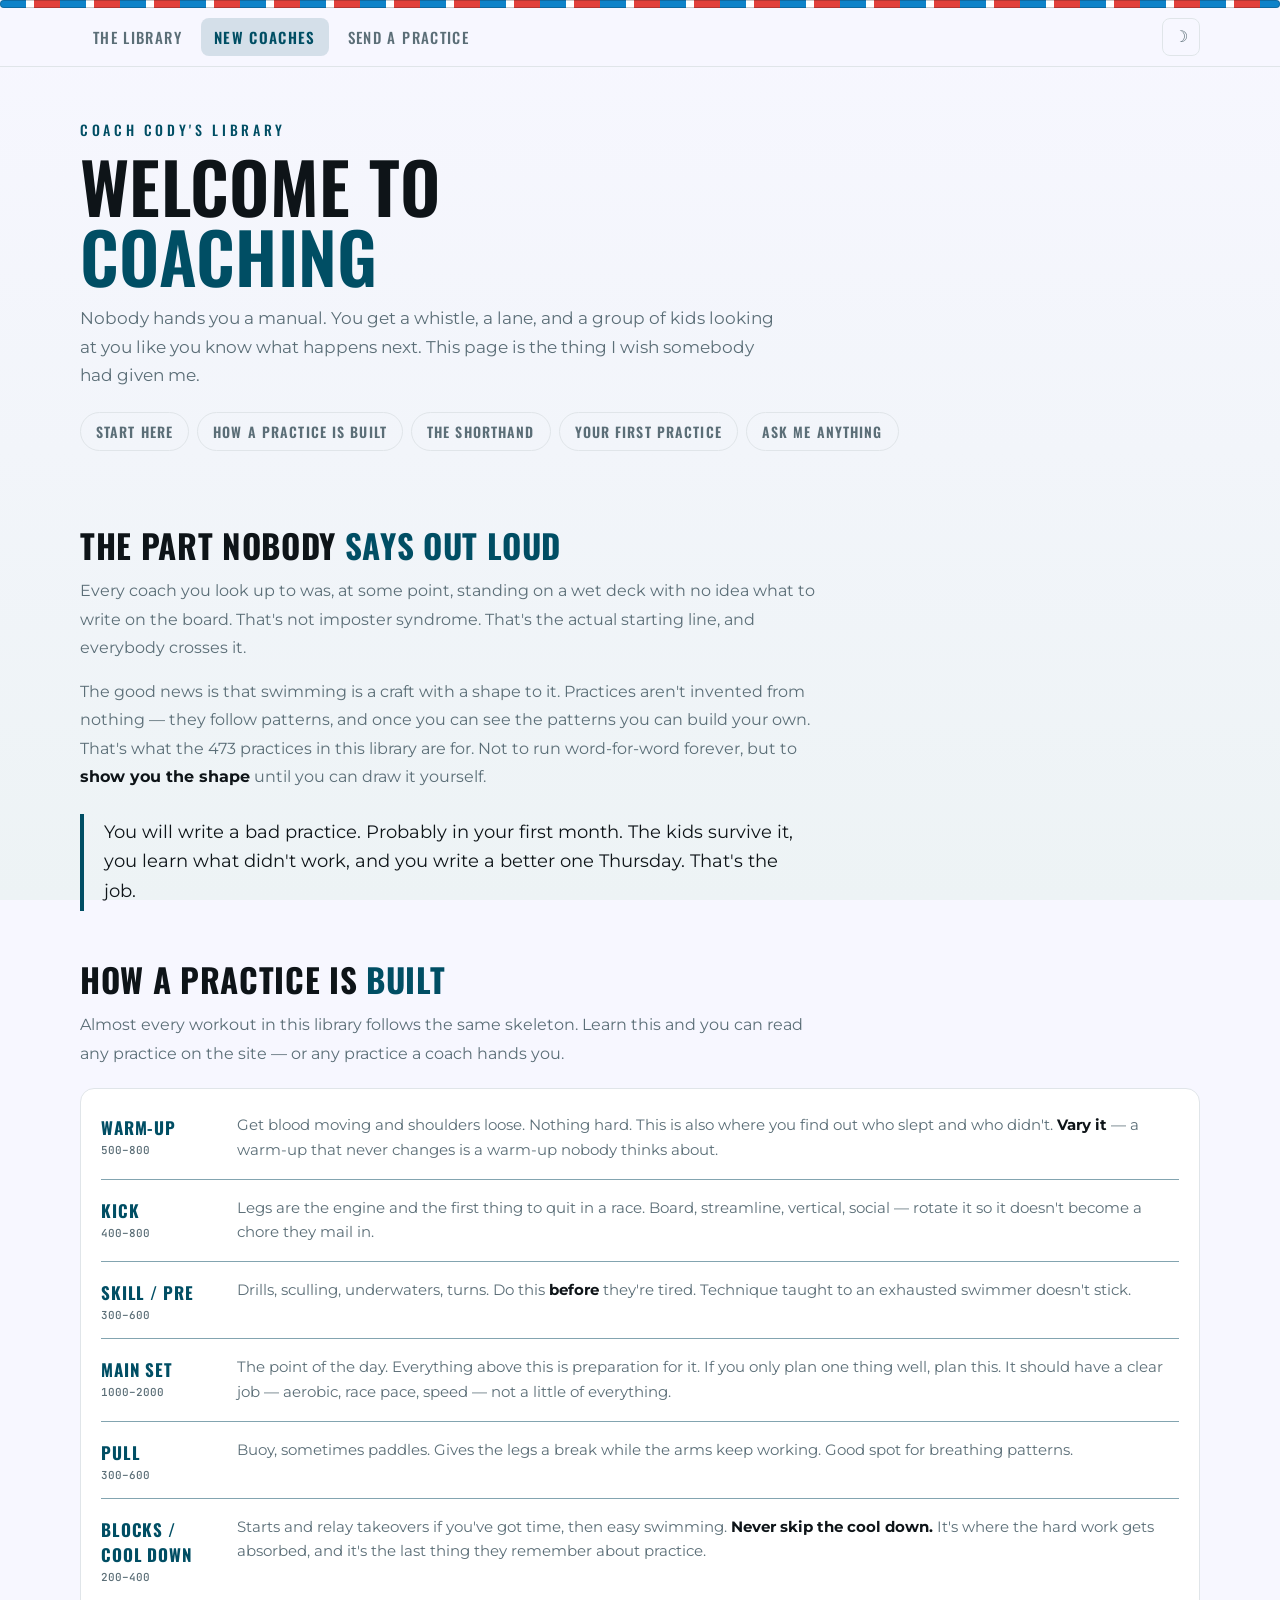
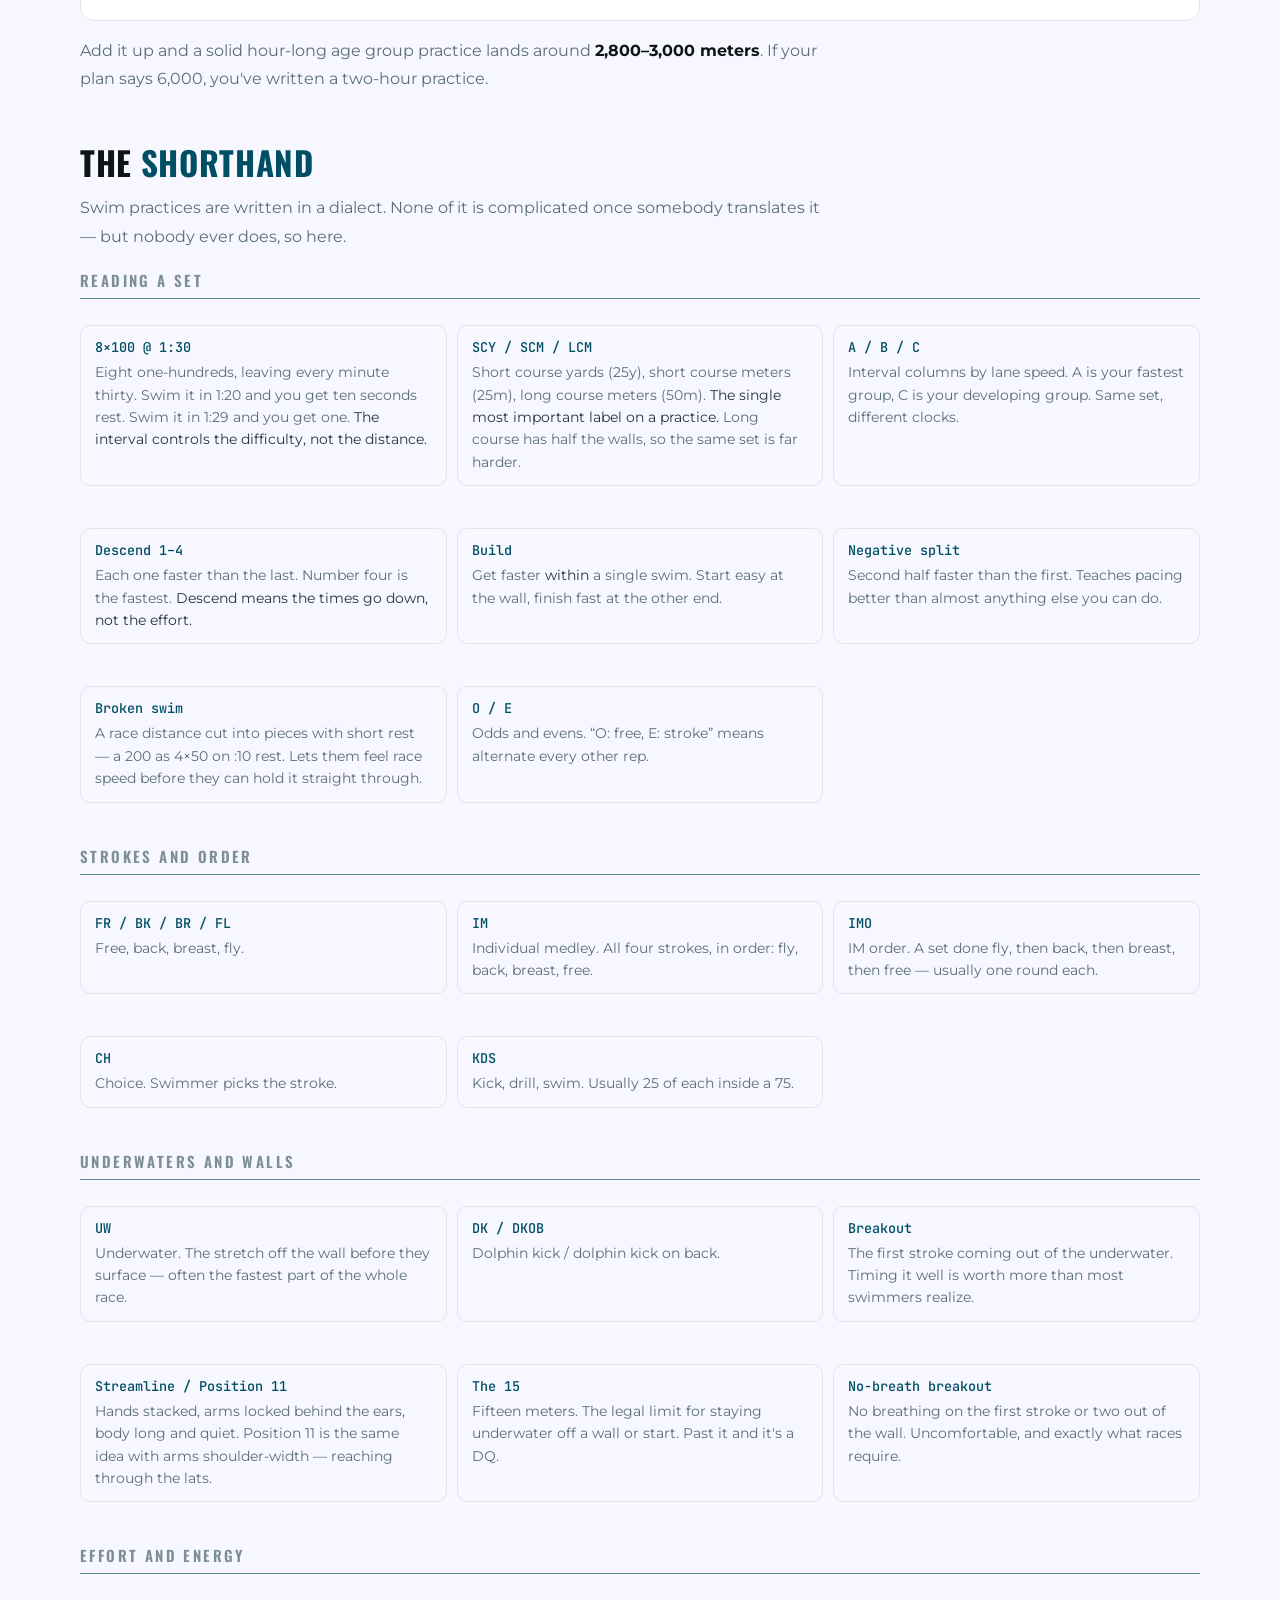
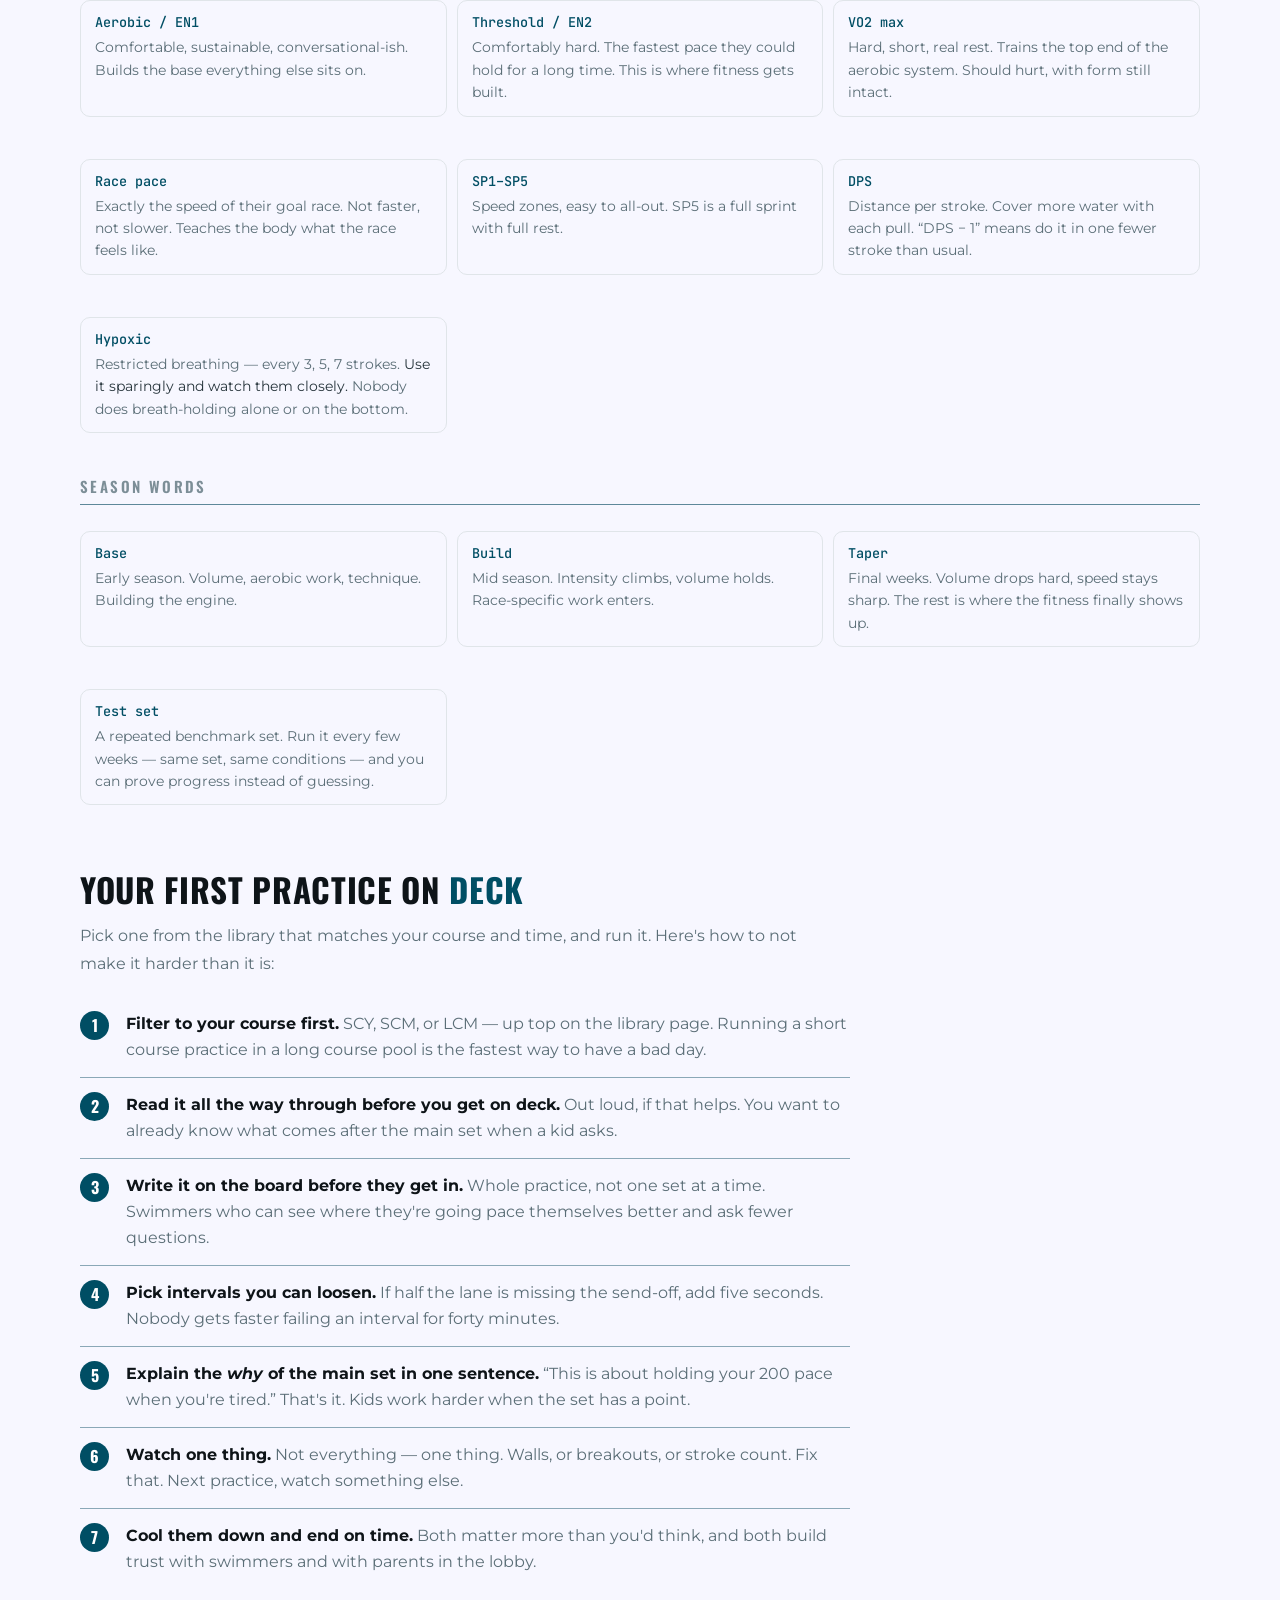
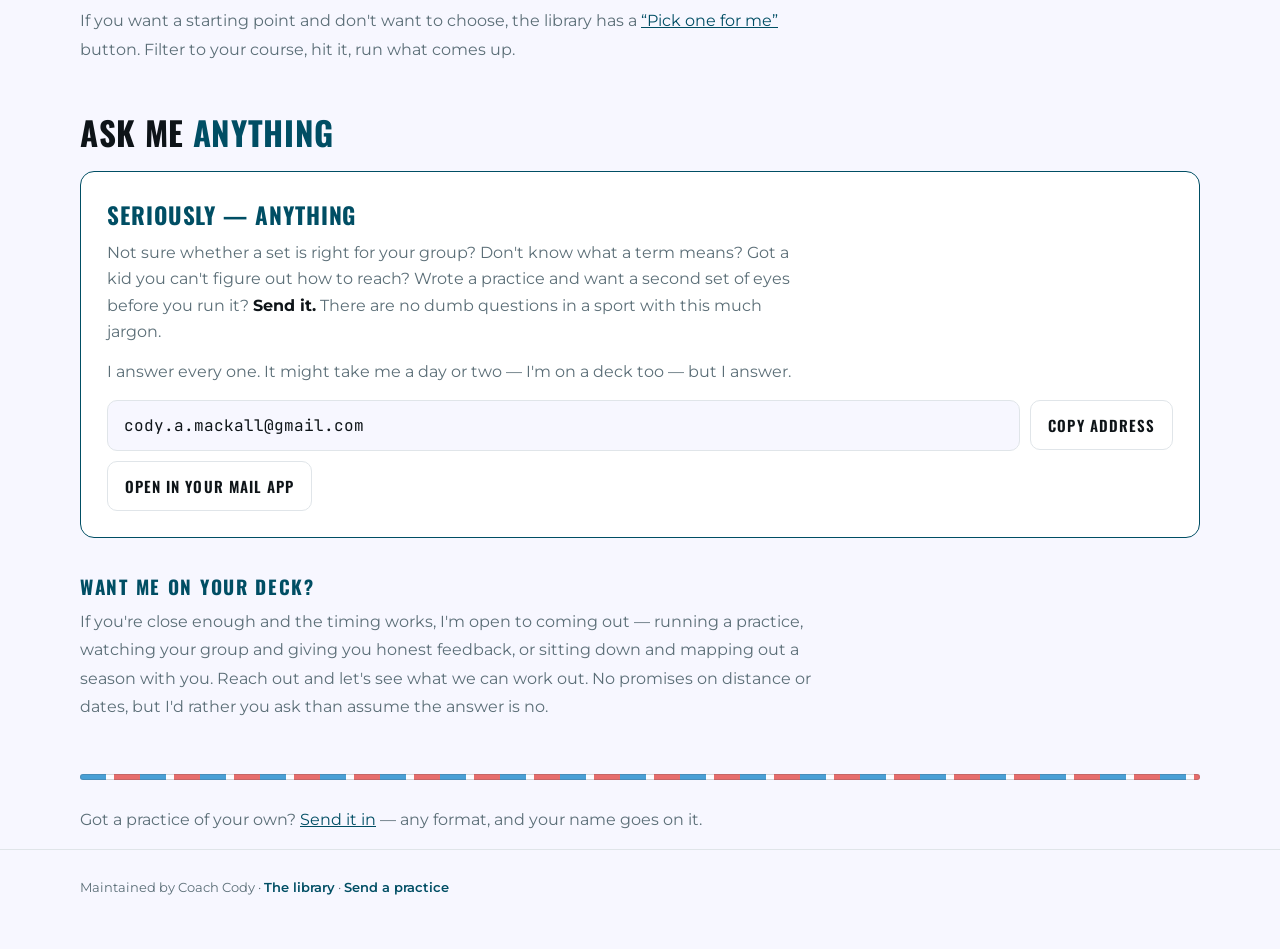
<file: coaches.html>
<!DOCTYPE html>
<html lang="en">
<head>
<meta charset="utf-8">
<meta name="viewport" content="width=device-width, initial-scale=1">
<title>New Coaches — Coach Cody's Workout Library</title>
<meta name="description" content="Welcome to coaching. What the shorthand on a swim practice means, how a workout is built, and where to start on your first day on deck.">
<link rel="icon" href="favicon.svg" type="image/svg+xml">
<link rel="icon" href="favicon.png" sizes="180x180">
<link rel="apple-touch-icon" href="favicon.png">
<meta property="og:type" content="website">
<meta property="og:site_name" content="Coach Cody&#39;s Workout Library">
<meta property="og:title" content="New Coaches - Coach Cody's Workout Library">
<meta property="og:description" content="Welcome to coaching. What the shorthand means, how a practice is built, and what to do with your first hour on deck.">
<meta property="og:url" content="https://coach-cody-workout-library.onrender.com/coaches.html">
<meta property="og:image" content="https://coach-cody-workout-library.onrender.com/og-image.png">
<meta property="og:image:width" content="1200">
<meta property="og:image:height" content="630">
<meta property="og:image:alt" content="Coach Cody’s Workout Library — 473 swim practices">
<meta name="twitter:card" content="summary_large_image">
<meta name="twitter:title" content="New Coaches - Coach Cody's Workout Library">
<meta name="twitter:description" content="Welcome to coaching. What the shorthand means, how a practice is built, and what to do with your first hour on deck.">
<meta name="twitter:image" content="https://coach-cody-workout-library.onrender.com/og-image.png">
<link rel="preconnect" href="https://fonts.googleapis.com">
<link rel="preconnect" href="https://fonts.gstatic.com" crossorigin>
<link href="https://fonts.googleapis.com/css2?family=Oswald:wght@400;500;600&family=Montserrat:wght@400;500;600;700&family=JetBrains+Mono:wght@500&display=swap" rel="stylesheet">
<link rel="stylesheet" href="style.css">
<script>
/* set the theme before first paint so there is no flash */
(function(){try{var t=localStorage.getItem('cc-theme');
if(t==='light'||t==='dark')document.documentElement.setAttribute('data-theme',t);}catch(e){}})();
</script>
<style>
header.hero{padding:52px 0 26px}
main{padding-bottom:80px}
section{margin-top:52px;scroll-margin-top:20px}
h2{font-family:Oswald;text-transform:uppercase;font-size:33px;letter-spacing:.02em;
  margin:0 0 14px;font-weight:700;line-height:1.05}
h2 span{color:var(--primary)}
h3{font-family:Oswald;text-transform:uppercase;font-size:19px;letter-spacing:.09em;
  color:var(--primary);margin:26px 0 8px;font-weight:700}
p.body{color:var(--mute);font-size:16px;line-height:1.78;max-width:68ch;margin:0 0 15px}
p.body b{color:var(--text)}
p.body em{color:var(--text2);font-style:italic}

/* jump links */
.jump{display:flex;gap:8px;flex-wrap:wrap;margin-top:22px}
.jump a{font-family:Oswald;font-size:14px;letter-spacing:.08em;text-transform:uppercase;
  font-weight:600;color:var(--mute);text-decoration:none;border:1px solid var(--line);
  border-radius:999px;padding:8px 15px;transition:.15s}
.jump a:hover{border-color:var(--primary);color:var(--primary)}

/* anatomy */
.anatomy{background:var(--surface);
  border:1px solid var(--line);border-radius:14px;padding:8px 20px 20px;margin-top:20px}
.step{display:grid;grid-template-columns:118px 1fr;gap:18px;padding:16px 0;
  border-bottom:1px solid rgba(30,90,112,.55);align-items:start}
.step:last-child{border-bottom:0}
@media(max-width:620px){.step{grid-template-columns:1fr;gap:5px}}
.step .lab{font-family:Oswald;font-size:17px;font-weight:700;letter-spacing:.05em;
  text-transform:uppercase;color:var(--primary);padding-top:2px}
.step .lab small{display:block;font-family:'JetBrains Mono';font-size:11px;letter-spacing:0;
  color:var(--mute);text-transform:none;font-weight:500;margin-top:3px}
.step .txt{color:var(--mute);font-size:15px;line-height:1.65}
.step .txt b{color:var(--text)}

/* glossary */
.gloss{margin-top:18px}
.gcat{font-family:Oswald;font-size:15px;letter-spacing:.16em;text-transform:uppercase;
  color:var(--mute2);font-weight:600;margin:26px 0 10px;padding-bottom:7px;
  border-bottom:1px solid rgba(30,90,112,.7)}
.gcat:first-child{margin-top:0}
.grid2{display:grid;grid-template-columns:repeat(auto-fit,minmax(285px,1fr));gap:10px}
.g{background:var(--bg);border:1px solid var(--line);border-radius:10px;padding:12px 14px}
.g dt{font-family:'JetBrains Mono';font-size:13.5px;color:var(--primary);font-weight:500;margin:0}
.g dd{margin:5px 0 0;color:var(--mute);font-size:14px;line-height:1.6}
.g dd em{color:var(--text2);font-style:normal}

/* first practice */
.fp{counter-reset:fp;list-style:none;padding:0;margin:18px 0 0;max-width:70ch}
.fp li{counter-increment:fp;position:relative;padding:14px 0 14px 46px;
  border-bottom:1px solid rgba(30,90,112,.5);color:var(--mute);font-size:15.5px;line-height:1.68}
.fp li:last-child{border-bottom:0}
.fp li::before{content:counter(fp);position:absolute;left:0;top:14px;width:29px;height:29px;
  border-radius:50%;background:var(--primary);color:var(--on-primary);font-family:Oswald;
  font-weight:700;font-size:16px;display:flex;align-items:center;justify-content:center}
.fp li b{color:var(--text)}

/* ask box */
.ask{background:var(--surface);
  border:1px solid var(--primary);border-radius:14px;padding:26px;margin-top:20px}
.ask h3{margin-top:0;font-size:23px;letter-spacing:.04em}
.ask p{color:var(--mute);font-size:15.5px;line-height:1.7;margin:0 0 14px;max-width:64ch}
.ask p b{color:var(--text)}
.addr{display:flex;gap:10px;align-items:center;flex-wrap:wrap;margin-top:6px}
.addr code{flex:1;min-width:200px;background:var(--bg);border:1px solid var(--line);
  border-radius:10px;padding:14px 16px;font-family:'JetBrains Mono';font-size:16px;
  color:var(--text);user-select:all;word-break:break-all}
.copybtn{font-family:Oswald;font-weight:600;font-size:15px;letter-spacing:.07em;
  text-transform:uppercase;padding:13px 17px;border-radius:10px;cursor:pointer;white-space:nowrap;
  border:1px solid var(--line);background:transparent;color:var(--text);transition:.15s;
  text-decoration:none;display:inline-block}
.copybtn:hover{border-color:var(--primary);color:var(--primary)}
.copybtn.done{background:var(--go);border-color:var(--go);color:var(--on-primary)}
.nomail{color:var(--warn);font-size:15px;line-height:1.6}
.pull{border-left:4px solid var(--primary);padding:4px 0 4px 20px;margin:22px 0;
  font-size:18px;line-height:1.65;color:var(--text);max-width:60ch}

@media(max-width:700px){
  .jump{gap:6px;margin-top:18px}
  .jump a{font-size:13px;padding:9px 13px}
  .anatomy{padding:4px 15px 15px}
  .step{gap:4px;padding:14px 0}
  .step .lab{font-size:16px}
  .step .txt{font-size:15px}
  .grid2{grid-template-columns:1fr;gap:9px}
  .g dt{font-size:13px}
  .g dd{font-size:14.5px;line-height:1.62}
  .gcat{font-size:14px;margin:22px 0 9px}
  .fp li{padding:13px 0 13px 42px;font-size:15.5px}
  .fp li::before{width:27px;height:27px;font-size:15px}
  .ask{padding:20px 17px}
  .addr{gap:8px}
  .addr code{font-size:14.5px;padding:13px;min-width:0;flex:1 1 100%}
  .copybtn{width:100%;text-align:center;min-height:46px}
  .pull{font-size:16.5px;padding-left:15px}
}
</style>
</head>
<body>

<div class="rope"></div>
<nav class="topnav"><div class="wrap">
  <a href="index.html">The Library</a>
  <a href="coaches.html" class="on">New Coaches</a>
  <a href="submit.html">Send a Practice</a>
  <button class="themebtn" id="themebtn" aria-label="Switch theme">&#9790;</button>
</div></nav>

<header class="hero"><div class="wrap">
  <p class="eyebrow">Coach Cody&#39;s Library</p>
  <h1>Welcome to<br><span>coaching</span></h1>
  <p class="tag">Nobody hands you a manual. You get a whistle, a lane, and a group of kids looking at you like you know what happens next. This page is the thing I wish somebody had given me.</p>
  <div class="jump">
    <a href="#truth">Start here</a>
    <a href="#anatomy">How a practice is built</a>
    <a href="#shorthand">The shorthand</a>
    <a href="#first">Your first practice</a>
    <a href="#ask">Ask me anything</a>
  </div>
</div></header>

<main class="wrap">

<section id="truth">
  <h2>The part nobody <span>says out loud</span></h2>
  <p class="body">Every coach you look up to was, at some point, standing on a wet deck with no idea what to write on the board. That&#39;s not imposter syndrome. That&#39;s the actual starting line, and everybody crosses it.</p>
  <p class="body">The good news is that swimming is a craft with a shape to it. Practices aren&#39;t invented from nothing &mdash; they follow patterns, and once you can see the patterns you can build your own. That&#39;s what the 473 practices in this library are for. Not to run word-for-word forever, but to <b>show you the shape</b> until you can draw it yourself.</p>
  <div class="pull">You will write a bad practice. Probably in your first month. The kids survive it, you learn what didn&#39;t work, and you write a better one Thursday. That&#39;s the job.</div>
</section>

<section id="anatomy">
  <h2>How a practice is <span>built</span></h2>
  <p class="body">Almost every workout in this library follows the same skeleton. Learn this and you can read any practice on the site &mdash; or any practice a coach hands you.</p>
  <div class="anatomy">
    <div class="step">
      <div class="lab">Warm-Up<small>500&ndash;800</small></div>
      <div class="txt">Get blood moving and shoulders loose. Nothing hard. This is also where you find out who slept and who didn&#39;t. <b>Vary it</b> &mdash; a warm-up that never changes is a warm-up nobody thinks about.</div>
    </div>
    <div class="step">
      <div class="lab">Kick<small>400&ndash;800</small></div>
      <div class="txt">Legs are the engine and the first thing to quit in a race. Board, streamline, vertical, social &mdash; rotate it so it doesn&#39;t become a chore they mail in.</div>
    </div>
    <div class="step">
      <div class="lab">Skill / Pre<small>300&ndash;600</small></div>
      <div class="txt">Drills, sculling, underwaters, turns. Do this <b>before</b> they&#39;re tired. Technique taught to an exhausted swimmer doesn&#39;t stick.</div>
    </div>
    <div class="step">
      <div class="lab">Main Set<small>1000&ndash;2000</small></div>
      <div class="txt">The point of the day. Everything above this is preparation for it. If you only plan one thing well, plan this. It should have a clear job &mdash; aerobic, race pace, speed &mdash; not a little of everything.</div>
    </div>
    <div class="step">
      <div class="lab">Pull<small>300&ndash;600</small></div>
      <div class="txt">Buoy, sometimes paddles. Gives the legs a break while the arms keep working. Good spot for breathing patterns.</div>
    </div>
    <div class="step">
      <div class="lab">Blocks / Cool Down<small>200&ndash;400</small></div>
      <div class="txt">Starts and relay takeovers if you&#39;ve got time, then easy swimming. <b>Never skip the cool down.</b> It&#39;s where the hard work gets absorbed, and it&#39;s the last thing they remember about practice.</div>
    </div>
  </div>
  <p class="body" style="margin-top:16px">Add it up and a solid hour-long age group practice lands around <b>2,800&ndash;3,000 meters</b>. If your plan says 6,000, you&#39;ve written a two-hour practice.</p>
</section>

<section id="shorthand">
  <h2>The <span>shorthand</span></h2>
  <p class="body">Swim practices are written in a dialect. None of it is complicated once somebody translates it &mdash; but nobody ever does, so here.</p>

  <div class="gloss">

    <div class="gcat">Reading a set</div>
    <div class="grid2">
      <dl class="g"><dt>8&times;100 @ 1:30</dt><dd>Eight one-hundreds, leaving every minute thirty. Swim it in 1:20 and you get ten seconds rest. Swim it in 1:29 and you get one. <em>The interval controls the difficulty, not the distance.</em></dd></dl>
      <dl class="g"><dt>SCY / SCM / LCM</dt><dd>Short course yards (25y), short course meters (25m), long course meters (50m). <em>The single most important label on a practice.</em> Long course has half the walls, so the same set is far harder.</dd></dl>
      <dl class="g"><dt>A / B / C</dt><dd>Interval columns by lane speed. A is your fastest group, C is your developing group. Same set, different clocks.</dd></dl>
      <dl class="g"><dt>Descend 1&ndash;4</dt><dd>Each one faster than the last. Number four is the fastest. <em>Descend means the times go down, not the effort.</em></dd></dl>
      <dl class="g"><dt>Build</dt><dd>Get faster <em>within</em> a single swim. Start easy at the wall, finish fast at the other end.</dd></dl>
      <dl class="g"><dt>Negative split</dt><dd>Second half faster than the first. Teaches pacing better than almost anything else you can do.</dd></dl>
      <dl class="g"><dt>Broken swim</dt><dd>A race distance cut into pieces with short rest &mdash; a 200 as 4&times;50 on :10 rest. Lets them feel race speed before they can hold it straight through.</dd></dl>
      <dl class="g"><dt>O / E</dt><dd>Odds and evens. &ldquo;O: free, E: stroke&rdquo; means alternate every other rep.</dd></dl>
    </div>

    <div class="gcat">Strokes and order</div>
    <div class="grid2">
      <dl class="g"><dt>FR / BK / BR / FL</dt><dd>Free, back, breast, fly.</dd></dl>
      <dl class="g"><dt>IM</dt><dd>Individual medley. All four strokes, in order: fly, back, breast, free.</dd></dl>
      <dl class="g"><dt>IMO</dt><dd>IM order. A set done fly, then back, then breast, then free &mdash; usually one round each.</dd></dl>
      <dl class="g"><dt>CH</dt><dd>Choice. Swimmer picks the stroke.</dd></dl>
      <dl class="g"><dt>KDS</dt><dd>Kick, drill, swim. Usually 25 of each inside a 75.</dd></dl>
    </div>

    <div class="gcat">Underwaters and walls</div>
    <div class="grid2">
      <dl class="g"><dt>UW</dt><dd>Underwater. The stretch off the wall before they surface &mdash; often the fastest part of the whole race.</dd></dl>
      <dl class="g"><dt>DK / DKOB</dt><dd>Dolphin kick / dolphin kick on back.</dd></dl>
      <dl class="g"><dt>Breakout</dt><dd>The first stroke coming out of the underwater. Timing it well is worth more than most swimmers realize.</dd></dl>
      <dl class="g"><dt>Streamline / Position 11</dt><dd>Hands stacked, arms locked behind the ears, body long and quiet. Position 11 is the same idea with arms shoulder-width &mdash; reaching through the lats.</dd></dl>
      <dl class="g"><dt>The 15</dt><dd>Fifteen meters. The legal limit for staying underwater off a wall or start. Past it and it&#39;s a DQ.</dd></dl>
      <dl class="g"><dt>No-breath breakout</dt><dd>No breathing on the first stroke or two out of the wall. Uncomfortable, and exactly what races require.</dd></dl>
    </div>

    <div class="gcat">Effort and energy</div>
    <div class="grid2">
      <dl class="g"><dt>Aerobic / EN1</dt><dd>Comfortable, sustainable, conversational-ish. Builds the base everything else sits on.</dd></dl>
      <dl class="g"><dt>Threshold / EN2</dt><dd>Comfortably hard. The fastest pace they could hold for a long time. This is where fitness gets built.</dd></dl>
      <dl class="g"><dt>VO2 max</dt><dd>Hard, short, real rest. Trains the top end of the aerobic system. Should hurt, with form still intact.</dd></dl>
      <dl class="g"><dt>Race pace</dt><dd>Exactly the speed of their goal race. Not faster, not slower. Teaches the body what the race feels like.</dd></dl>
      <dl class="g"><dt>SP1&ndash;SP5</dt><dd>Speed zones, easy to all-out. SP5 is a full sprint with full rest.</dd></dl>
      <dl class="g"><dt>DPS</dt><dd>Distance per stroke. Cover more water with each pull. &ldquo;DPS&nbsp;&minus;&nbsp;1&rdquo; means do it in one fewer stroke than usual.</dd></dl>
      <dl class="g"><dt>Hypoxic</dt><dd>Restricted breathing &mdash; every 3, 5, 7 strokes. <em>Use it sparingly and watch them closely.</em> Nobody does breath-holding alone or on the bottom.</dd></dl>
    </div>

    <div class="gcat">Season words</div>
    <div class="grid2">
      <dl class="g"><dt>Base</dt><dd>Early season. Volume, aerobic work, technique. Building the engine.</dd></dl>
      <dl class="g"><dt>Build</dt><dd>Mid season. Intensity climbs, volume holds. Race-specific work enters.</dd></dl>
      <dl class="g"><dt>Taper</dt><dd>Final weeks. Volume drops hard, speed stays sharp. The rest is where the fitness finally shows up.</dd></dl>
      <dl class="g"><dt>Test set</dt><dd>A repeated benchmark set. Run it every few weeks &mdash; same set, same conditions &mdash; and you can prove progress instead of guessing.</dd></dl>
    </div>

  </div>
</section>

<section id="first">
  <h2>Your first practice on <span>deck</span></h2>
  <p class="body">Pick one from the library that matches your course and time, and run it. Here&#39;s how to not make it harder than it is:</p>
  <ol class="fp">
    <li><b>Filter to your course first.</b> SCY, SCM, or LCM &mdash; up top on the library page. Running a short course practice in a long course pool is the fastest way to have a bad day.</li>
    <li><b>Read it all the way through before you get on deck.</b> Out loud, if that helps. You want to already know what comes after the main set when a kid asks.</li>
    <li><b>Write it on the board before they get in.</b> Whole practice, not one set at a time. Swimmers who can see where they&#39;re going pace themselves better and ask fewer questions.</li>
    <li><b>Pick intervals you can loosen.</b> If half the lane is missing the send-off, add five seconds. Nobody gets faster failing an interval for forty minutes.</li>
    <li><b>Explain the <em>why</em> of the main set in one sentence.</b> &ldquo;This is about holding your 200 pace when you&#39;re tired.&rdquo; That&#39;s it. Kids work harder when the set has a point.</li>
    <li><b>Watch one thing.</b> Not everything &mdash; one thing. Walls, or breakouts, or stroke count. Fix that. Next practice, watch something else.</li>
    <li><b>Cool them down and end on time.</b> Both matter more than you&#39;d think, and both build trust with swimmers and with parents in the lobby.</li>
  </ol>
  <p class="body" style="margin-top:18px">If you want a starting point and don&#39;t want to choose, the library has a <a href="index.html" style="color:var(--primary)">&ldquo;Pick one for me&rdquo;</a> button. Filter to your course, hit it, run what comes up.</p>
</section>

<section id="ask">
  <h2>Ask me <span>anything</span></h2>
  <div class="ask">
    <h3>Seriously &mdash; anything</h3>
    <p>Not sure whether a set is right for your group? Don&#39;t know what a term means? Got a kid you can&#39;t figure out how to reach? Wrote a practice and want a second set of eyes before you run it? <b>Send it.</b> There are no dumb questions in a sport with this much jargon.</p>
    <p>I answer every one. It might take me a day or two &mdash; I&#39;m on a deck too &mdash; but I answer.</p>
    <div id="mailArea">
      <div class="addr">
        <code id="sendAddr"></code>
        <button class="copybtn" id="copyAddr">Copy address</button>
      </div>
      <div class="addr" style="margin-top:10px">
        <a class="copybtn" id="openMail" href="#">Open in your mail app</a>
      </div>
    </div>
  </div>

  <h3 style="margin-top:34px">Want me on your deck?</h3>
  <p class="body">If you&#39;re close enough and the timing works, I&#39;m open to coming out &mdash; running a practice, watching your group and giving you honest feedback, or sitting down and mapping out a season with you. Reach out and let&#39;s see what we can work out. No promises on distance or dates, but I&#39;d rather you ask than assume the answer is no.</p>
</section>

<section>
  <div class="rope thin"></div>
  <p class="body" style="margin-top:26px">Got a practice of your own? <a href="submit.html" style="color:var(--primary)">Send it in</a> &mdash; any format, and your name goes on it.</p>
</section>

</main>

<footer><div class="wrap">
  Maintained by <span id="footcoach">a coach</span> &middot;
  <a href="index.html">The library</a> &middot;
  <a href="submit.html">Send a practice</a>
</div></footer>

<script src="config.js"></script>
<script>
(function(){
  const C = window.WORKOUT_CONFIG || {};
  const email = (C.coachEmail || '').trim();
  const coach = document.getElementById('footcoach');
  if (coach) coach.textContent = C.coachName || 'the coach';

  const valid = email && email.indexOf('@') > 0 && !/example\.com$/i.test(email);
  if (!valid) {
    document.getElementById('mailArea').innerHTML =
      '<p class="nomail">The email address hasn\u2019t been set up yet. ' +
      'Set <code>coachEmail</code> in <code>config.js</code> and push.</p>';
    return;
  }

  document.getElementById('sendAddr').textContent = email;
  document.getElementById('openMail').href = 'mailto:' + email +
    '?subject=' + encodeURIComponent('Question from a new coach');

  function flash(el, msg){
    const old = el.textContent;
    el.textContent = msg; el.classList.add('done');
    setTimeout(function(){ el.textContent = old; el.classList.remove('done'); }, 1600);
  }
  function legacy(text, el, msg){
    const ta = document.createElement('textarea');
    ta.value = text; ta.style.position='fixed'; ta.style.opacity='0';
    document.body.appendChild(ta); ta.select();
    try { document.execCommand('copy'); flash(el, msg); }
    catch(e){ flash(el, 'Select it and copy'); }
    ta.remove();
  }
  document.getElementById('copyAddr').onclick = function(){
    const el = this;
    if (navigator.clipboard && navigator.clipboard.writeText) {
      navigator.clipboard.writeText(email).then(function(){ flash(el,'Copied'); })
        .catch(function(){ legacy(email, el, 'Copied'); });
    } else { legacy(email, el, 'Copied'); }
  };
})();

/* ---------- theme toggle ---------- */
(function(){
  var root=document.documentElement, btn=document.getElementById('themebtn');
  if(!btn) return;
  function current(){
    var set=root.getAttribute('data-theme');
    if(set) return set;
    try{ return window.matchMedia('(prefers-color-scheme: dark)').matches?'dark':'light'; }
    catch(e){ return 'light'; }
  }
  function paint(){
    var d=current()==='dark';
    btn.textContent = d ? '\u2600' : '\u263D';
    btn.setAttribute('aria-label', d ? 'Switch to light mode' : 'Switch to dark mode');
    btn.title = btn.getAttribute('aria-label');
  }
  btn.onclick=function(){
    var next = current()==='dark' ? 'light' : 'dark';
    root.setAttribute('data-theme',next);
    try{ localStorage.setItem('cc-theme',next); }catch(e){}
    paint();
  };
  paint();
})();
</script>
</body>
</html>
</file>
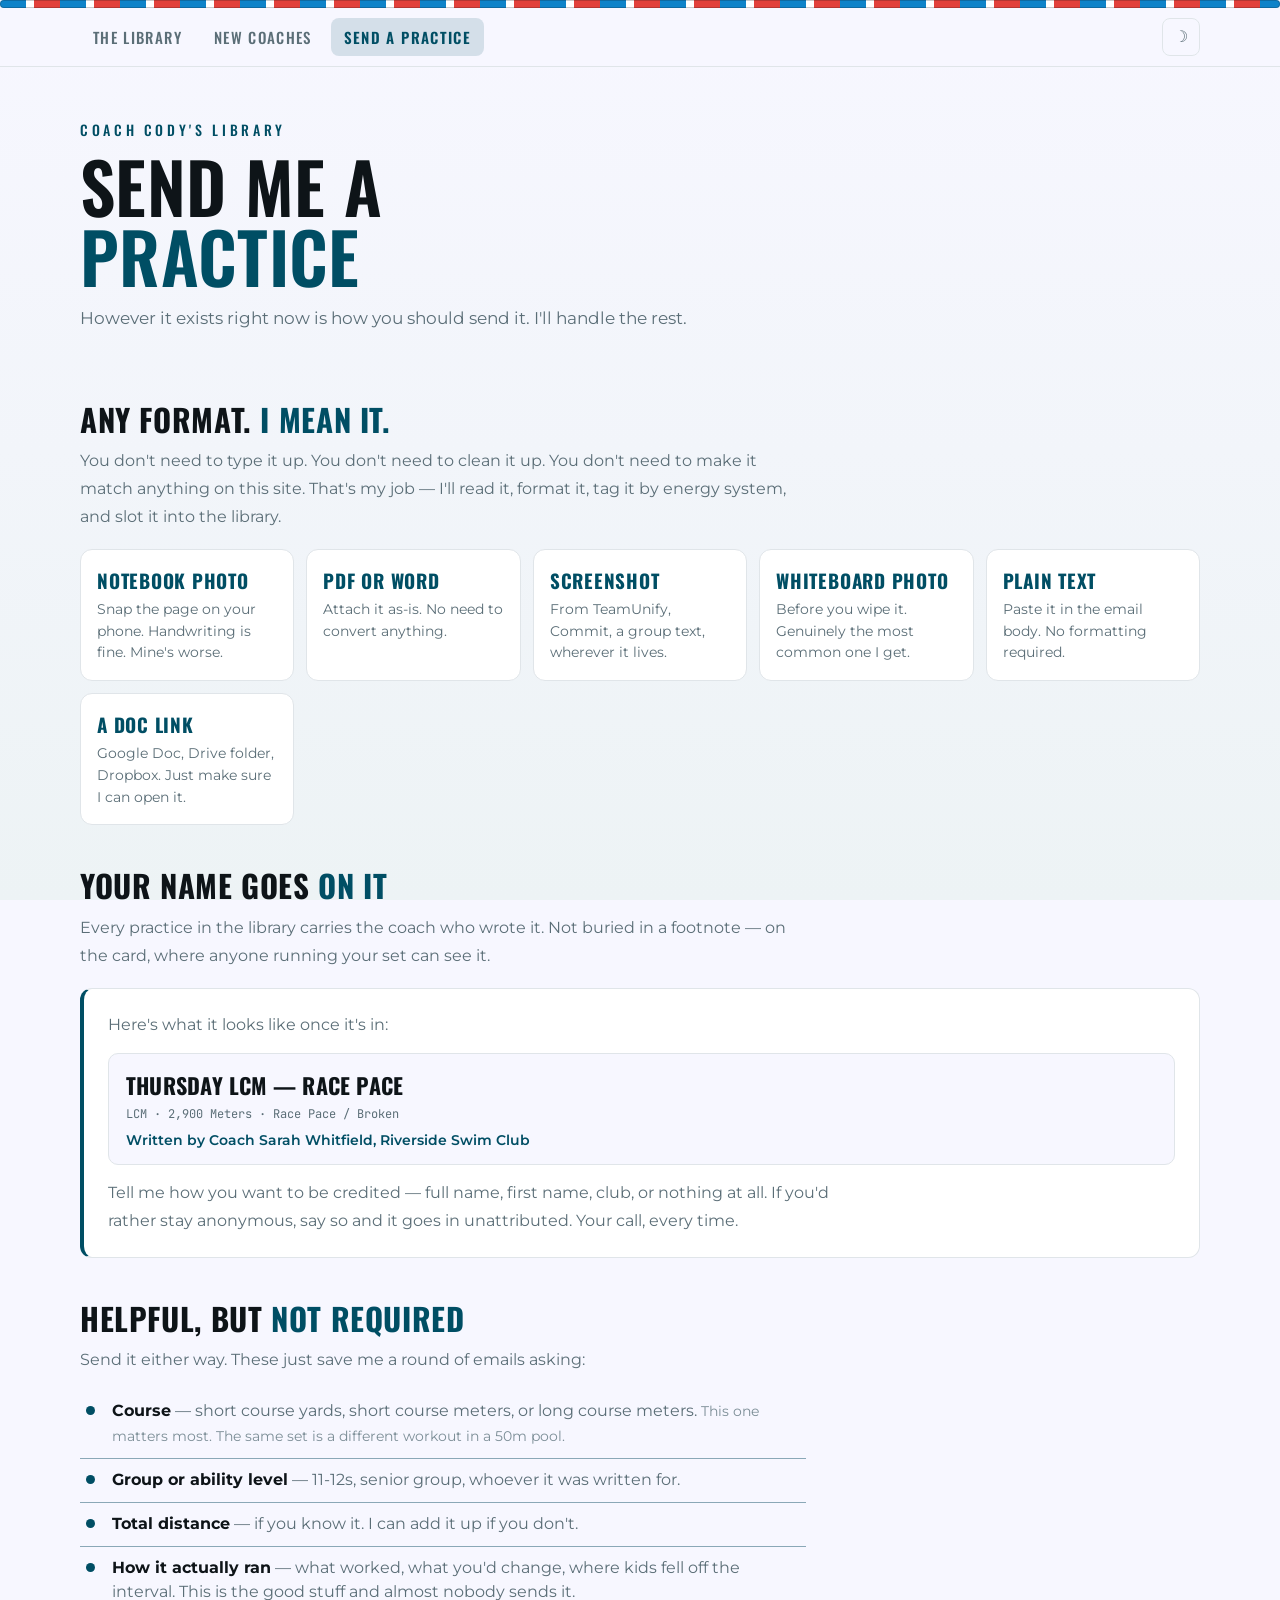
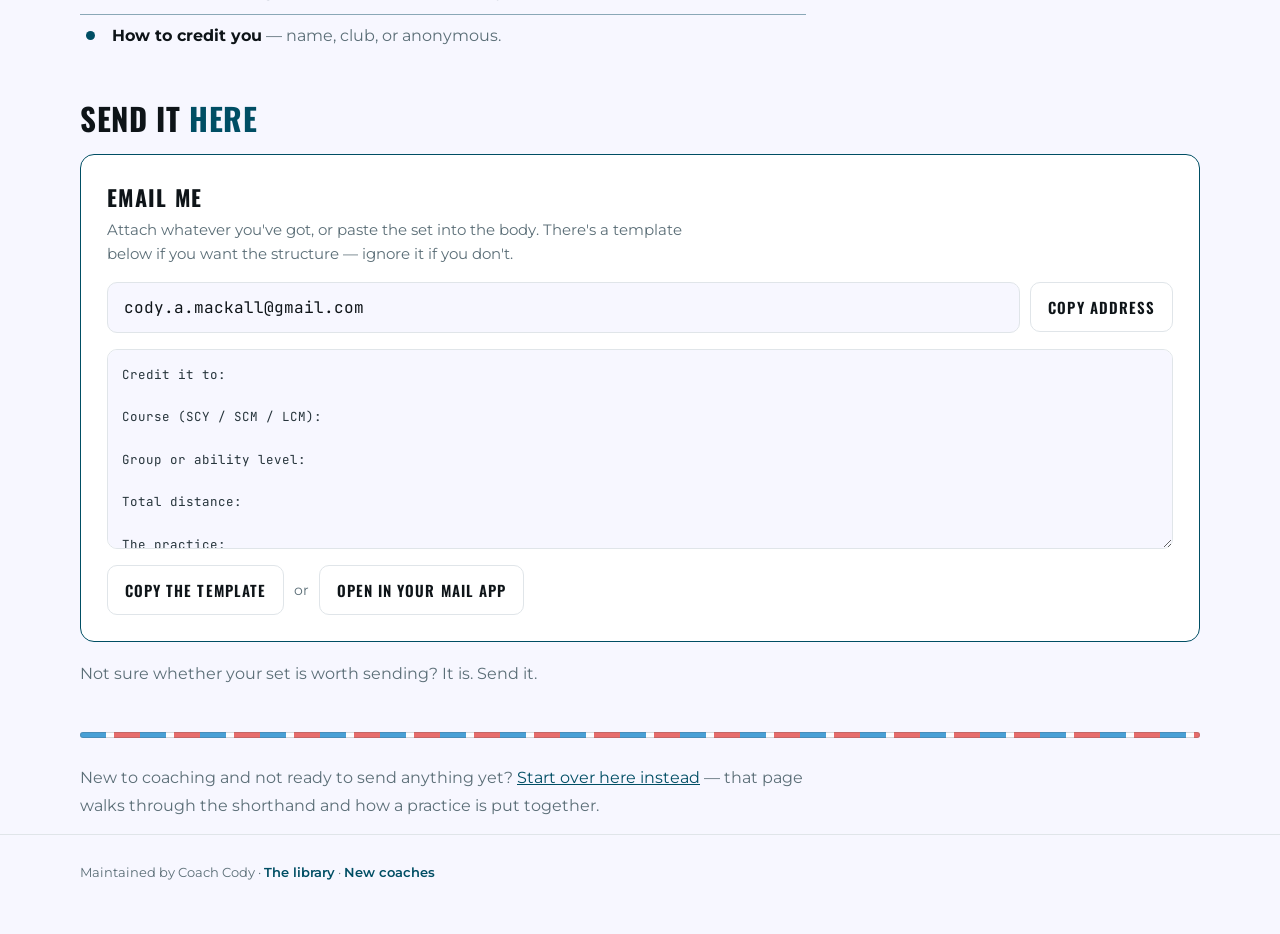
<file: submit.html>
<!DOCTYPE html>
<html lang="en">
<head>
<meta charset="utf-8">
<meta name="viewport" content="width=device-width, initial-scale=1">
<title>Send a Practice — Coach Cody's Workout Library</title>
<meta name="description" content="Send in a swim practice in any format. Handwritten, PDF, photo, screenshot. It gets formatted, tagged, and credited to you.">
<link rel="icon" href="favicon.svg" type="image/svg+xml">
<link rel="icon" href="favicon.png" sizes="180x180">
<link rel="apple-touch-icon" href="favicon.png">
<meta property="og:type" content="website">
<meta property="og:site_name" content="Coach Cody&#39;s Workout Library">
<meta property="og:title" content="Send a Practice - Coach Cody's Workout Library">
<meta property="og:description" content="Send a swim practice in any format. Handwritten, PDF, photo, screenshot. It gets formatted, tagged and credited to you.">
<meta property="og:url" content="https://coach-cody-workout-library.onrender.com/submit.html">
<meta property="og:image" content="https://coach-cody-workout-library.onrender.com/og-image.png">
<meta property="og:image:width" content="1200">
<meta property="og:image:height" content="630">
<meta property="og:image:alt" content="Coach Cody’s Workout Library — 473 swim practices">
<meta name="twitter:card" content="summary_large_image">
<meta name="twitter:title" content="Send a Practice - Coach Cody's Workout Library">
<meta name="twitter:description" content="Send a swim practice in any format. Handwritten, PDF, photo, screenshot. It gets formatted, tagged and credited to you.">
<meta name="twitter:image" content="https://coach-cody-workout-library.onrender.com/og-image.png">
<link rel="preconnect" href="https://fonts.googleapis.com">
<link rel="preconnect" href="https://fonts.gstatic.com" crossorigin>
<link href="https://fonts.googleapis.com/css2?family=Oswald:wght@400;500;600&family=Montserrat:wght@400;500;600;700&family=JetBrains+Mono:wght@500&display=swap" rel="stylesheet">
<link rel="stylesheet" href="style.css">
<script>
/* set the theme before first paint so there is no flash */
(function(){try{var t=localStorage.getItem('cc-theme');
if(t==='light'||t==='dark')document.documentElement.setAttribute('data-theme',t);}catch(e){}})();
</script>
<style>
header.hero{padding:52px 0 26px}
main{padding-bottom:80px}
section{margin-top:44px}
h2{font-family:Oswald;text-transform:uppercase;font-size:31px;letter-spacing:.02em;
  margin:0 0 12px;font-weight:700;line-height:1.05}
h2 span{color:var(--primary)}
p.body{color:var(--mute);font-size:16px;line-height:1.75;max-width:66ch;margin:0 0 14px}
p.body b{color:var(--text)}

/* format grid */
.formats{display:grid;grid-template-columns:repeat(auto-fit,minmax(190px,1fr));gap:12px;margin-top:18px}
.fmt{background:var(--surface);
  border:1px solid var(--line);border-radius:12px;padding:16px}
.fmt b{display:block;font-family:Oswald;font-size:19px;text-transform:uppercase;
  letter-spacing:.04em;color:var(--primary);margin-bottom:5px}
.fmt span{color:var(--mute);font-size:14px;line-height:1.55}

/* credit block */
.credit{background:var(--surface);
  border:1px solid var(--line);border-left:4px solid var(--primary);border-radius:12px;
  padding:22px 24px;margin-top:18px}
.credit .demo{background:var(--bg);border:1px solid var(--line);border-radius:10px;
  padding:15px 17px;margin-top:14px}
.credit .demo .dt{font-family:Oswald;font-size:22px;font-weight:700;
  text-transform:uppercase;letter-spacing:.01em}
.credit .demo .dm{font-family:'JetBrains Mono';font-size:12px;color:var(--mute);margin-top:5px}
.credit .demo .dby{margin-top:9px;font-size:14px;color:var(--primary);font-weight:600}

/* checklist */
.check{list-style:none;padding:0;margin:16px 0 0;max-width:66ch}
.check li{position:relative;padding:9px 0 9px 32px;color:var(--mute);font-size:15.5px;
  line-height:1.6;border-bottom:1px solid rgba(30,90,112,.5)}
.check li:last-child{border-bottom:0}
.check li::before{content:"";position:absolute;left:6px;top:16px;width:9px;height:9px;
  border-radius:50%;background:var(--primary)}
.check li b{color:var(--text)}
.check li i{font-style:normal;color:var(--mute2);font-size:14px}

/* send box */
.sendbox{background:var(--surface);
  border:1px solid var(--primary);border-radius:14px;padding:26px;margin-top:20px}
.sendbox h3{font-family:Oswald;text-transform:uppercase;letter-spacing:.06em;
  font-size:22px;margin:0 0 6px;font-weight:700}
.sendbox p{color:var(--mute);font-size:14.5px;line-height:1.6;margin:0 0 16px;max-width:60ch}
.addr{display:flex;gap:10px;align-items:center;flex-wrap:wrap}
.addr code{flex:1;min-width:200px;background:var(--bg);border:1px solid var(--line);
  border-radius:10px;padding:14px 16px;font-family:'JetBrains Mono';font-size:16px;
  color:var(--text);user-select:all;word-break:break-all}
.copybtn{font-family:Oswald;font-weight:600;font-size:15px;letter-spacing:.07em;
  text-transform:uppercase;padding:13px 17px;border-radius:10px;cursor:pointer;white-space:nowrap;
  border:1px solid var(--line);background:transparent;color:var(--text);transition:.15s;
  text-decoration:none;display:inline-block}
.copybtn:hover{border-color:var(--primary);color:var(--primary)}
.copybtn.done{background:var(--go);border-color:var(--go);color:var(--on-primary)}
.tmpl{width:100%;min-height:200px;background:var(--bg);border:1px solid var(--line);
  border-radius:10px;padding:14px;color:var(--text2);font-family:'JetBrains Mono';font-size:12.5px;
  line-height:1.7;outline:none;resize:vertical;margin-top:16px}
.tmpl:focus{border-color:var(--primary)}
.sendrow{display:flex;gap:10px;flex-wrap:wrap;margin-top:12px;align-items:center}
.sendrow .or{color:var(--mute);font-size:14px}
.nomail{color:var(--warn);font-size:15px;line-height:1.6}

@media(max-width:700px){
  .formats{grid-template-columns:1fr;gap:10px}
  .fmt{padding:14px 15px}
  .fmt b{font-size:17px}
  .fmt span{font-size:14.5px}
  .credit{padding:18px 16px}
  .credit .demo{padding:13px 14px}
  .credit .demo .dt{font-size:19px}
  .check li{padding:10px 0 10px 28px;font-size:15px}
  .sendbox{padding:19px 16px}
  .addr{gap:8px}
  .addr code{font-size:14.5px;padding:13px;min-width:0;flex:1 1 100%}
  .copybtn{width:100%;text-align:center;min-height:46px}
  .tmpl{font-size:12px;min-height:170px}
  .sendrow{gap:8px}
  .sendrow .or{width:100%;text-align:center}
}
</style>
</head>
<body>

<div class="rope"></div>
<nav class="topnav"><div class="wrap">
  <a href="index.html">The Library</a>
  <a href="coaches.html">New Coaches</a>
  <a href="submit.html" class="on">Send a Practice</a>
  <button class="themebtn" id="themebtn" aria-label="Switch theme">&#9790;</button>
</div></nav>

<header class="hero"><div class="wrap">
  <p class="eyebrow">Coach Cody&#39;s Library</p>
  <h1>Send me a<br><span>practice</span></h1>
  <p class="tag">However it exists right now is how you should send it. I&#39;ll handle the rest.</p>
</div></header>

<main class="wrap">

<section>
  <h2>Any format. <span>I mean it.</span></h2>
  <p class="body">You don&#39;t need to type it up. You don&#39;t need to clean it up. You don&#39;t need to make it match anything on this site. That&#39;s my job &mdash; I&#39;ll read it, format it, tag it by energy system, and slot it into the library.</p>
  <div class="formats">
    <div class="fmt"><b>Notebook photo</b><span>Snap the page on your phone. Handwriting is fine. Mine&#39;s worse.</span></div>
    <div class="fmt"><b>PDF or Word</b><span>Attach it as-is. No need to convert anything.</span></div>
    <div class="fmt"><b>Screenshot</b><span>From TeamUnify, Commit, a group text, wherever it lives.</span></div>
    <div class="fmt"><b>Whiteboard photo</b><span>Before you wipe it. Genuinely the most common one I get.</span></div>
    <div class="fmt"><b>Plain text</b><span>Paste it in the email body. No formatting required.</span></div>
    <div class="fmt"><b>A doc link</b><span>Google Doc, Drive folder, Dropbox. Just make sure I can open it.</span></div>
  </div>
</section>

<section>
  <h2>Your name goes <span>on it</span></h2>
  <p class="body">Every practice in the library carries the coach who wrote it. Not buried in a footnote &mdash; on the card, where anyone running your set can see it.</p>
  <div class="credit">
    <p class="body" style="margin:0">Here&#39;s what it looks like once it&#39;s in:</p>
    <div class="demo">
      <div class="dt">Thursday LCM &mdash; Race Pace</div>
      <div class="dm">LCM &middot; 2,900 Meters &middot; Race Pace / Broken</div>
      <div class="dby">Written by Coach Sarah Whitfield, Riverside Swim Club</div>
    </div>
    <p class="body" style="margin:14px 0 0">Tell me how you want to be credited &mdash; full name, first name, club, or nothing at all. If you&#39;d rather stay anonymous, say so and it goes in unattributed. Your call, every time.</p>
  </div>
</section>

<section>
  <h2>Helpful, but <span>not required</span></h2>
  <p class="body">Send it either way. These just save me a round of emails asking:</p>
  <ul class="check">
    <li><b>Course</b> &mdash; short course yards, short course meters, or long course meters. <i>This one matters most. The same set is a different workout in a 50m pool.</i></li>
    <li><b>Group or ability level</b> &mdash; 11-12s, senior group, whoever it was written for.</li>
    <li><b>Total distance</b> &mdash; if you know it. I can add it up if you don&#39;t.</li>
    <li><b>How it actually ran</b> &mdash; what worked, what you&#39;d change, where kids fell off the interval. This is the good stuff and almost nobody sends it.</li>
    <li><b>How to credit you</b> &mdash; name, club, or anonymous.</li>
  </ul>
</section>

<section>
  <h2>Send it <span>here</span></h2>
  <div class="sendbox">
    <h3>Email me</h3>
    <p>Attach whatever you&#39;ve got, or paste the set into the body. There&#39;s a template below if you want the structure &mdash; ignore it if you don&#39;t.</p>
    <div id="mailArea">
      <div class="addr">
        <code id="sendAddr"></code>
        <button class="copybtn" id="copyAddr">Copy address</button>
      </div>
      <textarea class="tmpl" id="sendTmpl" spellcheck="false" readonly></textarea>
      <div class="sendrow">
        <button class="copybtn" id="copyTmpl">Copy the template</button>
        <span class="or">or</span>
        <a class="copybtn" id="openMail" href="#">Open in your mail app</a>
      </div>
    </div>
  </div>
  <p class="body" style="margin-top:18px">Not sure whether your set is worth sending? It is. Send it.</p>
</section>

<section>
  <div class="rope thin"></div>
  <p class="body" style="margin-top:26px">New to coaching and not ready to send anything yet? <a href="coaches.html" style="color:var(--primary)">Start over here instead</a> &mdash; that page walks through the shorthand and how a practice is put together.</p>
</section>

</main>

<footer><div class="wrap">
  Maintained by <span id="footcoach">a coach</span> &middot;
  <a href="index.html">The library</a> &middot;
  <a href="coaches.html">New coaches</a>
</div></footer>

<script src="config.js"></script>
<script>
(function(){
  const C = window.WORKOUT_CONFIG || {};
  const email = (C.coachEmail || '').trim();
  const name  = C.coachName || 'the coach';

  const coach = document.getElementById('footcoach');
  if (coach) coach.textContent = name;

  const TEMPLATE =
    'Credit it to:\n\n' +
    'Course (SCY / SCM / LCM):\n\n' +
    'Group or ability level:\n\n' +
    'Total distance:\n\n' +
    'The practice:\n' +
    '(paste it here, or just attach a photo / PDF / screenshot)\n\n\n' +
    'How it ran / anything I should know:';

  const valid = email && email.indexOf('@') > 0 && !/example\.com$/i.test(email);

  if (!valid) {
    document.getElementById('mailArea').innerHTML =
      '<p class="nomail">The email address hasn\u2019t been set up yet. ' +
      'Set <code>coachEmail</code> in <code>config.js</code> and push.</p>';
    return;
  }

  document.getElementById('sendAddr').textContent = email;
  document.getElementById('sendTmpl').value = TEMPLATE;
  document.getElementById('openMail').href = 'mailto:' + email +
    '?subject=' + encodeURIComponent('Practice for the library') +
    '&body=' + encodeURIComponent(TEMPLATE);

  function flash(el, msg){
    const old = el.textContent;
    el.textContent = msg; el.classList.add('done');
    setTimeout(function(){ el.textContent = old; el.classList.remove('done'); }, 1600);
  }
  function legacy(text, el, msg){
    const ta = document.createElement('textarea');
    ta.value = text; ta.style.position='fixed'; ta.style.opacity='0';
    document.body.appendChild(ta); ta.select();
    try { document.execCommand('copy'); flash(el, msg); }
    catch(e){ flash(el, 'Select it and copy'); }
    ta.remove();
  }
  function copy(text, el, msg){
    if (navigator.clipboard && navigator.clipboard.writeText) {
      navigator.clipboard.writeText(text).then(function(){ flash(el, msg); })
        .catch(function(){ legacy(text, el, msg); });
    } else { legacy(text, el, msg); }
  }

  document.getElementById('copyAddr').onclick = function(){ copy(email, this, 'Copied'); };
  document.getElementById('copyTmpl').onclick = function(){ copy(TEMPLATE, this, 'Copied'); };
})();

/* ---------- theme toggle ---------- */
(function(){
  var root=document.documentElement, btn=document.getElementById('themebtn');
  if(!btn) return;
  function current(){
    var set=root.getAttribute('data-theme');
    if(set) return set;
    try{ return window.matchMedia('(prefers-color-scheme: dark)').matches?'dark':'light'; }
    catch(e){ return 'light'; }
  }
  function paint(){
    var d=current()==='dark';
    btn.textContent = d ? '\u2600' : '\u263D';
    btn.setAttribute('aria-label', d ? 'Switch to light mode' : 'Switch to dark mode');
    btn.title = btn.getAttribute('aria-label');
  }
  btn.onclick=function(){
    var next = current()==='dark' ? 'light' : 'dark';
    root.setAttribute('data-theme',next);
    try{ localStorage.setItem('cc-theme',next); }catch(e){}
    paint();
  };
  paint();
})();
</script>
</body>
</html>
</file>
<file: style.css>
/* ============================================================
   Coach Cody's Workout Library - shared styles
   Linked by index.html, coaches.html, submit.html, admin.html

   Palette: Cody Mackall brand, Tier 1 "Open Water".
     Deep Teal     #004E64   primary
     Persian Indigo#27187E   accent, used sparingly for attention
     Ink           #0E1418   body copy
     Mist Gray     #E0E5E9   hairlines
     Ghost         #F7F7FF   page background
   Type: Oswald for caps and headings, Montserrat for body.

   Light is the default. A coach reads this on a pool deck in
   daylight, and the print sheet is black on white, so what you
   see is what comes out of the printer. Dark is a toggle.
   ============================================================ */

/* ---------------- LIGHT (default) ---------------- */
:root{
  --bg:          #F7F7FF;   /* Ghost */
  --bg-grad:     #EDF3F5;
  --bg-glass:    rgba(247,247,255,.93);
  --surface:     #FFFFFF;
  --surface2:    #F1F6F8;
  --line:        #E0E5E9;   /* Mist Gray */
  --line2:       #C3D3DA;
  --line-soft:   rgba(0,78,100,.14);

  --text:        #0E1418;   /* Ink */
  --text2:       #26343B;
  --mute:        #5B6E77;
  --mute2:       #7C8E97;

  --primary:     #004E64;   /* Deep Teal */
  --primary-dim: #6AA5B4;
  --on-primary:  #FFFFFF;
  --accent:      #27187E;   /* Persian Indigo */
  --go:          #0F7A62;
  --warn:        #A8322E;

  --shadow:      0 6px 20px rgba(14,20,24,.10);
  --shadow-lift: 0 12px 30px rgba(14,20,24,.16);

  /* lane rope stays a lane rope in both themes */
  --lane1:#0E83C9; --lane2:#FFFFFF; --lane3:#E2403B;

  /* categorical colours for the twelve focus areas.
     Light values are deep enough to carry white text. */
  --t-aerobic:   #0F7A62;
  --t-threshold: #1B5FA8;
  --t-vo2:       #5B3FB5;
  --t-sprint:    #B23A36;
  --t-racepace:  #A85A12;
  --t-im:        #8A6A10;
  --t-kick:      #0B6E78;
  --t-pull:      #3C7A42;
  --t-under:     #1668A3;
  --t-distance:  #4A5A62;
  --t-stroke:    #9C3B6B;
  --t-themed:    #96620C;
}

/* ---------------- DARK ---------------- */
:root[data-theme="dark"]{
  --bg:          #0A1418;
  --bg-grad:     #0F2027;
  --bg-glass:    rgba(10,20,24,.93);
  --surface:     #13262D;
  --surface2:    #1A333C;
  --line:        #23434E;
  --line2:       #35606E;
  --line-soft:   rgba(106,165,180,.18);

  --text:        #EAF2F4;
  --text2:       #CBDDE3;
  --mute:        #9BB3BC;
  --mute2:       #7C939C;

  --primary:     #5FBAD2;
  --primary-dim: #6AA5B4;
  --on-primary:  #06222B;
  --accent:      #A79BFF;
  --go:          #36C9A8;
  --warn:        #FF6B6B;

  --shadow:      0 6px 20px rgba(0,0,0,.40);
  --shadow-lift: 0 12px 30px rgba(0,0,0,.52);

  --t-aerobic:   #36C9A8;
  --t-threshold: #5BB0FF;
  --t-vo2:       #B388FF;
  --t-sprint:    #FF6B6B;
  --t-racepace:  #FF9F45;
  --t-im:        #F0C04A;
  --t-kick:      #48D1C0;
  --t-pull:      #8FD694;
  --t-under:     #4FC3F7;
  --t-distance:  #C6D2D8;
  --t-stroke:    #F48FB1;
  --t-themed:    #FFD166;
}

/* follow the OS unless the reader has chosen for themselves */
@media (prefers-color-scheme: dark){
  :root:not([data-theme="light"]){
    --bg:#0A1418; --bg-grad:#0F2027; --bg-glass:rgba(10,20,24,.93);
    --surface:#13262D; --surface2:#1A333C;
    --line:#23434E; --line2:#35606E; --line-soft:rgba(106,165,180,.18);
    --text:#EAF2F4; --text2:#CBDDE3; --mute:#9BB3BC; --mute2:#7C939C;
    --primary:#5FBAD2; --primary-dim:#6AA5B4; --on-primary:#06222B; --accent:#A79BFF;
    --go:#36C9A8; --warn:#FF6B6B;
    --shadow:0 6px 20px rgba(0,0,0,.40); --shadow-lift:0 12px 30px rgba(0,0,0,.52);
    --t-aerobic:#36C9A8; --t-threshold:#5BB0FF; --t-vo2:#B388FF; --t-sprint:#FF6B6B;
    --t-racepace:#FF9F45; --t-im:#F0C04A; --t-kick:#48D1C0; --t-pull:#8FD694;
    --t-under:#4FC3F7; --t-distance:#C6D2D8; --t-stroke:#F48FB1; --t-themed:#FFD166;
  }
}

*{box-sizing:border-box}
html{scroll-behavior:smooth}
body{
  margin:0;
  background:var(--bg);
  background-image:linear-gradient(180deg,var(--bg) 0%,var(--bg-grad) 100%);
  background-attachment:fixed;
  color:var(--text);
  font-family:Montserrat,system-ui,sans-serif;
  min-height:100vh;
  -webkit-font-smoothing:antialiased;
}
.wrap{max-width:1160px;margin:0 auto;padding:0 20px}

/* ------------------------------------------------------------
   LANE ROPE
   ------------------------------------------------------------ */
.rope{
  height:8px;margin:0;border-radius:8px;
  background:repeating-linear-gradient(90deg,
    var(--lane1) 0 26px,
    var(--lane2) 26px 34px,
    var(--lane3) 34px 60px);
  /* on a near-white page the white beads read as gaps without an outline */
  box-shadow:inset 0 0 0 1px rgba(14,20,24,.22);
}
.rope.thin{height:6px;border-radius:6px;opacity:.75}

/* ------------------------------------------------------------
   NAV
   ------------------------------------------------------------ */
.topnav{border-bottom:1px solid var(--line);background:var(--bg-glass);
  backdrop-filter:blur(10px);position:relative;z-index:35}
.topnav .wrap{display:flex;gap:6px;align-items:center;flex-wrap:wrap;
  padding-top:10px;padding-bottom:10px}
.topnav a{
  color:var(--mute);text-decoration:none;font-family:Oswald,'Barlow Condensed',sans-serif;
  font-weight:500;font-size:15px;letter-spacing:.09em;text-transform:uppercase;
  padding:8px 13px;border-radius:8px;transition:.15s;
}
.topnav a:hover{color:var(--text);background:var(--surface2)}
.topnav a.on{color:var(--primary);background:var(--line-soft);font-weight:600}
.topnav .spacer{flex:1}

/* theme toggle */
.themebtn{margin-left:auto;background:transparent;border:1px solid var(--line);
  color:var(--mute);border-radius:8px;width:38px;height:38px;cursor:pointer;
  font-size:16px;line-height:1;transition:.15s;flex:none}
.themebtn:hover{border-color:var(--primary);color:var(--primary)}

/* ------------------------------------------------------------
   TYPE
   ------------------------------------------------------------ */
.eyebrow{
  font-family:Oswald,'Barlow Condensed',sans-serif;letter-spacing:.26em;
  text-transform:uppercase;font-weight:500;color:var(--primary);
  font-size:14px;margin:0 0 10px;
}
h1{
  font-family:Oswald,'Barlow Condensed',sans-serif;font-weight:600;
  font-size:clamp(38px,6.5vw,70px);line-height:1.0;margin:0;
  letter-spacing:.005em;text-transform:uppercase;color:var(--text);
}
h1 span{color:var(--primary)}
.tag{font-size:17px;color:var(--mute);margin:14px 0 0;max-width:64ch;line-height:1.68}
.tag a{color:var(--primary)}

/* ------------------------------------------------------------
   BUTTONS
   ------------------------------------------------------------ */
.ctarow{display:flex;gap:10px;flex-wrap:wrap;margin-top:26px}
.cta{
  display:inline-flex;align-items:center;gap:8px;text-decoration:none;cursor:pointer;
  font-family:Oswald,'Barlow Condensed',sans-serif;font-weight:500;font-size:16px;
  letter-spacing:.06em;text-transform:uppercase;padding:12px 18px;border-radius:10px;
  transition:.15s;border:1px solid var(--line2);
}
.cta.primary{background:var(--primary);color:var(--on-primary);border-color:var(--primary)}
.cta.primary:hover{filter:brightness(1.12)}
.cta.ghost{background:transparent;color:var(--text)}
.cta.ghost:hover{border-color:var(--primary);color:var(--primary)}

/* ------------------------------------------------------------
   FOOTER
   ------------------------------------------------------------ */
footer{border-top:1px solid var(--line);padding:26px 0 50px;color:var(--mute);
  font-size:13px;line-height:1.75}
footer a{color:var(--primary);text-decoration:none;font-weight:600}
footer a:hover{text-decoration:underline}

/* ------------------------------------------------------------
   RESPONSIVE
   ------------------------------------------------------------ */
@media(max-width:700px){
  .wrap{padding:0 16px}
  .topnav .wrap{gap:4px;overflow-x:auto;scrollbar-width:none;flex-wrap:nowrap;
    padding-top:8px;padding-bottom:8px}
  .topnav .wrap::-webkit-scrollbar{display:none}
  .topnav a{font-size:14px;padding:9px 12px;white-space:nowrap}
  .themebtn{width:36px;height:36px;flex:none}

  .eyebrow{font-size:12.5px;letter-spacing:.2em}
  h1{font-size:clamp(34px,11vw,48px)}
  .tag{font-size:15.5px;line-height:1.64}

  .ctarow{gap:8px;margin-top:20px}
  .cta{padding:13px 14px;font-size:15px;min-height:46px}

  .rope{height:7px}
  .rope.thin{height:5px}

  footer{padding:22px 0 40px;font-size:12.5px;line-height:1.8}
}

@media(max-width:700px){
  p.body{font-size:16.5px;line-height:1.74}
  h2{font-size:26px !important}
  h3{font-size:17px !important}
  section{margin-top:34px !important}
}

@media (prefers-reduced-motion: reduce){*{transition:none !important;animation:none !important}}
</file>
